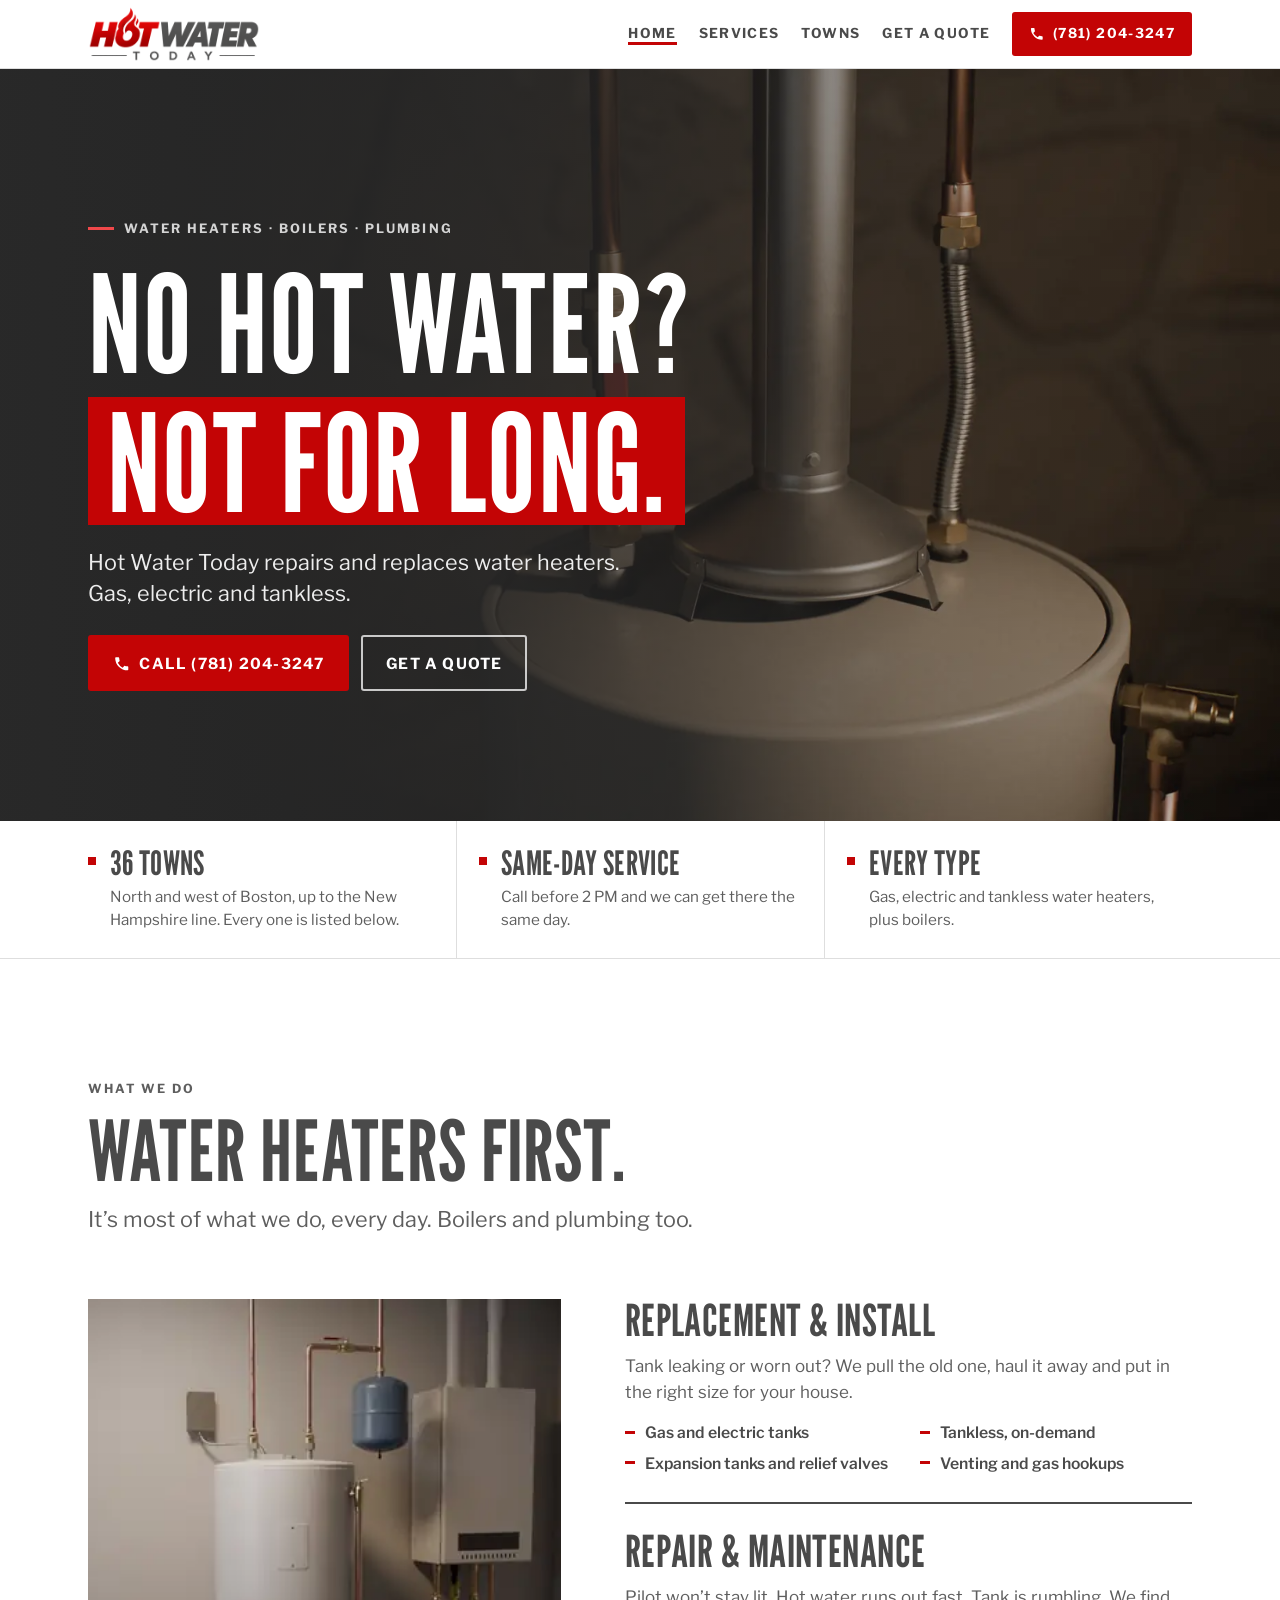
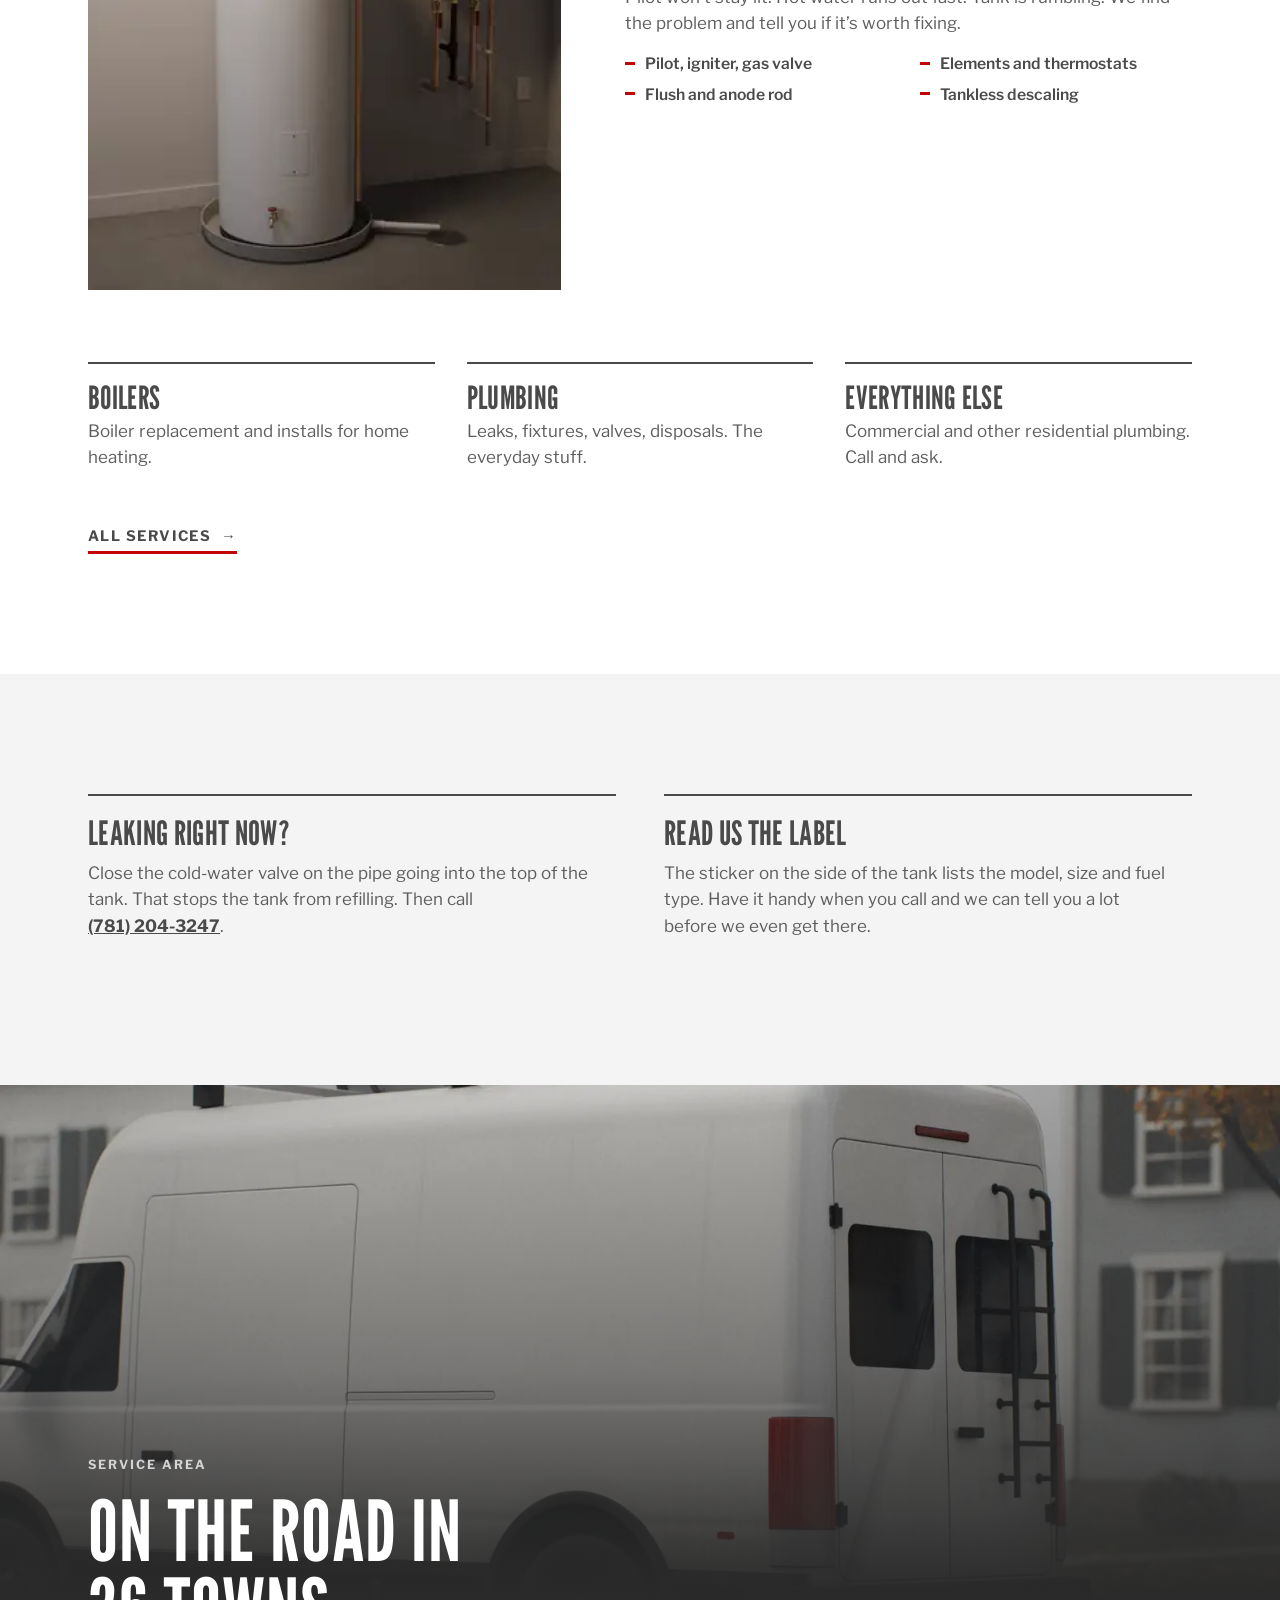
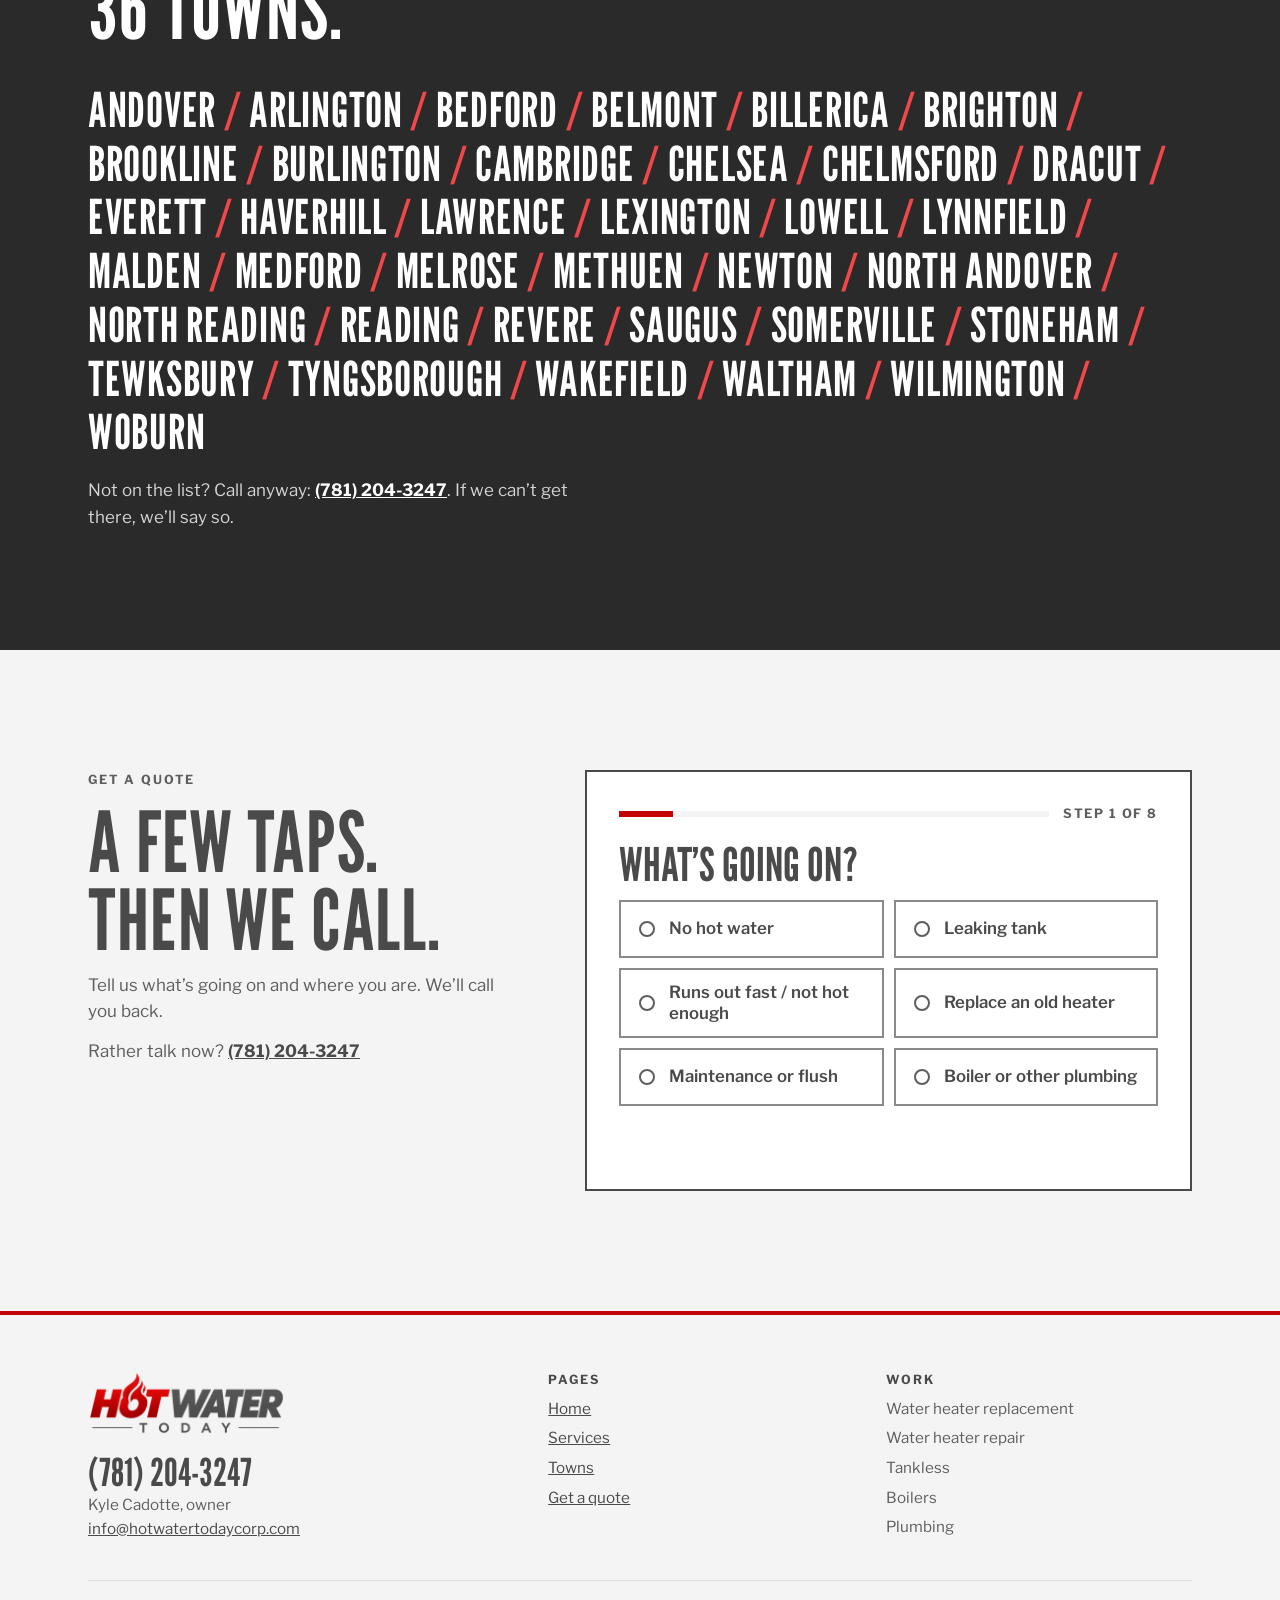
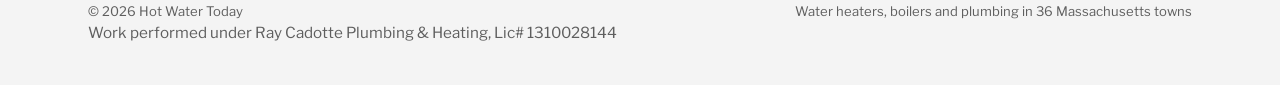
<file: index.html>
<!doctype html>
<html lang="en">
<head>
<meta charset="utf-8">
<meta name="viewport" content="width=device-width, initial-scale=1, viewport-fit=cover">
<title>Hot Water Today | Water Heater Repair & Replacement | Kyle Cadotte</title>
<meta name="description" content="Water heater repair and replacement by Kyle Cadotte. Gas, electric and tankless, plus boilers and plumbing, in 36 towns north and west of Boston. Call (781) 204-3247.">
<link rel="canonical" href="https://www.hotwatertodaycorp.com/">
<meta name="theme-color" content="#FFFFFF">
<link rel="icon" href="favicon.ico" sizes="48x48">
<link rel="icon" href="favicon-32.png" type="image/png" sizes="32x32">
<link rel="apple-touch-icon" href="apple-touch-icon.png">
<meta property="og:type" content="website">
<meta property="og:title" content="Hot Water Today | Water Heater Repair & Replacement | Kyle Cadotte">
<meta property="og:description" content="Water heater repair and replacement by Kyle Cadotte. Gas, electric and tankless, plus boilers and plumbing, in 36 towns north and west of Boston. Call (781) 204-3247.">
<meta property="og:image" content="https://www.hotwatertodaycorp.com/assets/og.jpg">
<link rel="preload" href="assets/fonts/league-gothic.woff2" as="font" type="font/woff2" crossorigin>
<link rel="preload" as="image" type="image/webp" imagesrcset="assets/img/heater-640.webp 640w, assets/img/heater-1024.webp 1024w, assets/img/heater-1600.webp 1600w, assets/img/heater-2400.webp 2400w" imagesizes="100vw">
<link rel="stylesheet" href="assets/site.css">
<script type="application/ld+json">
{"@context":"https://schema.org","@type":"Plumber","name":"Hot Water Today","founder":{"@type":"Person","name":"Kyle Cadotte"},"telephone":"+17812043247","email":"info@hotwatertodaycorp.com","url":"https://www.hotwatertodaycorp.com/","image":"https://www.hotwatertodaycorp.com/assets/og.jpg","areaServed":[{"@type":"City","name":"Andover, MA"}, {"@type":"City","name":"Arlington, MA"}, {"@type":"City","name":"Bedford, MA"}, {"@type":"City","name":"Belmont, MA"}, {"@type":"City","name":"Billerica, MA"}, {"@type":"City","name":"Brighton, MA"}, {"@type":"City","name":"Brookline, MA"}, {"@type":"City","name":"Burlington, MA"}, {"@type":"City","name":"Cambridge, MA"}, {"@type":"City","name":"Chelsea, MA"}, {"@type":"City","name":"Chelmsford, MA"}, {"@type":"City","name":"Dracut, MA"}, {"@type":"City","name":"Everett, MA"}, {"@type":"City","name":"Haverhill, MA"}, {"@type":"City","name":"Lawrence, MA"}, {"@type":"City","name":"Lexington, MA"}, {"@type":"City","name":"Lowell, MA"}, {"@type":"City","name":"Lynnfield, MA"}, {"@type":"City","name":"Malden, MA"}, {"@type":"City","name":"Medford, MA"}, {"@type":"City","name":"Melrose, MA"}, {"@type":"City","name":"Methuen, MA"}, {"@type":"City","name":"Newton, MA"}, {"@type":"City","name":"North Andover, MA"}, {"@type":"City","name":"North Reading, MA"}, {"@type":"City","name":"Reading, MA"}, {"@type":"City","name":"Revere, MA"}, {"@type":"City","name":"Saugus, MA"}, {"@type":"City","name":"Somerville, MA"}, {"@type":"City","name":"Stoneham, MA"}, {"@type":"City","name":"Tewksbury, MA"}, {"@type":"City","name":"Tyngsborough, MA"}, {"@type":"City","name":"Wakefield, MA"}, {"@type":"City","name":"Waltham, MA"}, {"@type":"City","name":"Wilmington, MA"}, {"@type":"City","name":"Woburn, MA"}]}
</script>
</head>
<body>
<a class="skip" href="#main">Skip to content</a>
<header class="site-header">
  <div class="wrap">
    <a class="brand" href="index.html" aria-label="Hot Water Today home"><img src="assets/logo.png" alt="Hot Water Today" width="800" height="260"></a>
    <nav class="nav" aria-label="Main">
      <a class="wide" href="index.html" aria-current="page">Home</a>
      <a href="services.html">Services</a>
      <a class="wide" href="#towns">Towns</a>
      <a class="wide" href="#quote">Get a quote</a>
      <a class="btn btn-red" href="tel:+17812043247"><svg viewBox="0 0 24 24" aria-hidden="true" fill="currentColor"><path d="M6.6 10.8a15.1 15.1 0 0 0 6.6 6.6l2.2-2.2c.3-.3.7-.4 1-.2 1.1.4 2.3.6 3.6.6.6 0 1 .4 1 1V20c0 .6-.4 1-1 1A17 17 0 0 1 3 4c0-.6.4-1 1-1h3.5c.6 0 1 .4 1 1 0 1.3.2 2.5.6 3.6.1.3 0 .7-.2 1l-2.3 2.2z"/></svg>(781) 204-3247</a>
    </nav>
  </div>
</header>
<main id="main">
<section class="hero" aria-labelledby="hero-h">
  <picture class="hero-img"><source type="image/webp" srcset="assets/img/heater-640.webp 640w, assets/img/heater-1024.webp 1024w, assets/img/heater-1600.webp 1600w, assets/img/heater-2400.webp 2400w" sizes="100vw"><img src="assets/img/heater-1024.jpg" srcset="assets/img/heater-640.jpg 640w, assets/img/heater-1024.jpg 1024w, assets/img/heater-1600.jpg 1600w, assets/img/heater-2400.jpg 2400w" sizes="100vw" width="2400" height="1500" alt="Copper water lines, a red-handled ball valve and a flue on top of a gas water heater against a dark stone wall" style="object-position:62% 38%" fetchpriority="high"></picture>
  <div class="wrap hero-inner">
    <p class="kicker">Water heaters · Boilers · Plumbing</p>
    <h1 id="hero-h">No hot water?<br><span class="hot">Not for long.</span></h1>
    <p class="lead">Hot Water Today repairs and replaces water heaters. Gas, electric and tankless.</p>
    <div class="hero-cta">
      <a class="btn btn-red" href="tel:+17812043247"><svg viewBox="0 0 24 24" aria-hidden="true" fill="currentColor"><path d="M6.6 10.8a15.1 15.1 0 0 0 6.6 6.6l2.2-2.2c.3-.3.7-.4 1-.2 1.1.4 2.3.6 3.6.6.6 0 1 .4 1 1V20c0 .6-.4 1-1 1A17 17 0 0 1 3 4c0-.6.4-1 1-1h3.5c.6 0 1 .4 1 1 0 1.3.2 2.5.6 3.6.1.3 0 .7-.2 1l-2.3 2.2z"/></svg>Call (781) 204-3247</a>
      <a class="btn btn-ghost" href="#quote">Get a quote</a>
    </div>
  </div>
</section>
<section class="proof" aria-label="Service area, availability and license">
  <div class="wrap proof-grid">
    <a class="proof-item" href="#towns"><strong>36 towns</strong><span>North and west of Boston, up to the New Hampshire line. Every one is listed below.</span></a>
    <div class="proof-item"><strong>Same-day service</strong><span>Call before 2 PM and we can get there the same day.</span></div>
    <div class="proof-item"><strong>Every type</strong><span>Gas, electric and tankless water heaters, plus boilers.</span></div>
  </div>
</section>

<section class="section" id="services" aria-labelledby="svc-h">
  <div class="wrap">
    <div class="section-head">
      <p class="label">What we do</p>
      <h2 id="svc-h">Water heaters first.</h2>
      <p class="lead">It’s most of what we do, every day. Boilers and plumbing too.</p>
    </div>
    <div class="svc-feature">
      <figure class="svc-photo"><picture><source type="image/webp" srcset="assets/img/utility-640.webp 640w, assets/img/utility-1024.webp 1024w, assets/img/utility-1600.webp 1600w" sizes="(min-width: 960px) 45vw, 100vw"><img src="assets/img/utility-1024.jpg" srcset="assets/img/utility-640.jpg 640w, assets/img/utility-1024.jpg 1024w, assets/img/utility-1600.jpg 1600w" sizes="(min-width: 960px) 45vw, 100vw" width="1800" height="1200" alt="A white tank water heater in a drain pan with copper piping and an expansion tank, next to a wall-hung boiler" style="object-position:62% 45%" loading="lazy" decoding="async"></picture></figure>
      <div class="svc-list">
        <article class="svc">
          <h3>Replacement &amp; install</h3>
          <p>Tank leaking or worn out? We pull the old one, haul it away and put in the right size for your house.</p>
          <ul class="ticks"><li>Gas and electric tanks</li><li>Tankless, on-demand</li><li>Expansion tanks and relief valves</li><li>Venting and gas hookups</li></ul>
        </article>
        <article class="svc">
          <h3>Repair &amp; maintenance</h3>
          <p>Pilot won’t stay lit. Hot water runs out fast. Tank is rumbling. We find the problem and tell you if it’s worth fixing.</p>
          <ul class="ticks"><li>Pilot, igniter, gas valve</li><li>Elements and thermostats</li><li>Flush and anode rod</li><li>Tankless descaling</li></ul>
        </article>
      </div>
    </div>
    <div class="svc-more">
      <div><h3>Boilers</h3><p>Boiler replacement and installs for home heating.</p></div>
      <div><h3>Plumbing</h3><p>Leaks, fixtures, valves, disposals. The everyday stuff.</p></div>
      <div><h3>Everything else</h3><p>Commercial and other residential plumbing. Call and ask.</p></div>
    </div>
    <a class="text-link" href="services.html">All services <span aria-hidden="true">&rarr;</span></a>
  </div>
</section>
<section class="section mist" aria-label="Before you call">
  <div class="wrap tips">
    <div class="tip">
      <h3>Leaking right now?</h3>
      <p>Close the cold-water valve on the pipe going into the top of the tank. That stops the tank from refilling. Then call <a href="tel:+17812043247">(781) 204-3247</a>.</p>
    </div>
    <div class="tip">
      <h3>Read us the label</h3>
      <p>The sticker on the side of the tank lists the model, size and fuel type. Have it handy when you call and we can tell you a lot before we even get there.</p>
    </div>
  </div>
</section>
<section class="towns" id="towns" aria-labelledby="towns-h">
  <div class="towns-photo"><picture><source type="image/webp" srcset="assets/img/van-640.webp 640w, assets/img/van-1024.webp 1024w, assets/img/van-1600.webp 1600w" sizes="100vw"><img src="assets/img/van-1024.jpg" srcset="assets/img/van-640.jpg 640w, assets/img/van-1024.jpg 1024w, assets/img/van-1600.jpg 1600w" sizes="100vw" width="1800" height="1200" alt="A white cargo van with a roof ladder rack parked on a wet, leaf-covered street in front of clapboard houses" style="object-position:50% 55%" loading="lazy" decoding="async"></picture></div>
  <div class="wrap towns-inner">
    <p class="label">Service area</p>
    <h2 id="towns-h">On the road in<br>36 towns.</h2>
    <ul class="town-list"><li>Andover</li><li>Arlington</li><li>Bedford</li><li>Belmont</li><li>Billerica</li><li>Brighton</li><li>Brookline</li><li>Burlington</li><li>Cambridge</li><li>Chelsea</li><li>Chelmsford</li><li>Dracut</li><li>Everett</li><li>Haverhill</li><li>Lawrence</li><li>Lexington</li><li>Lowell</li><li>Lynnfield</li><li>Malden</li><li>Medford</li><li>Melrose</li><li>Methuen</li><li>Newton</li><li>North&nbsp;Andover</li><li>North&nbsp;Reading</li><li>Reading</li><li>Revere</li><li>Saugus</li><li>Somerville</li><li>Stoneham</li><li>Tewksbury</li><li>Tyngsborough</li><li>Wakefield</li><li>Waltham</li><li>Wilmington</li><li>Woburn</li></ul>
    <p class="towns-note">Not on the list? Call anyway: <a href="tel:+17812043247">(781) 204-3247</a>. If we can’t get there, we’ll say so.</p>
  </div>
</section>
<section class="section mist" id="quote" aria-labelledby="quote-h">
  <div class="wrap quote-grid">
    <div class="quote-intro">
      <p class="label">Get a quote</p>
      <h2 id="quote-h">A few taps.<br>Then we call.</h2>
      <p>Tell us what’s going on and where you are. We’ll call you back.</p>
      <p>Rather talk now? <a href="tel:+17812043247">(781) 204-3247</a></p>
    </div>
    <form class="lead-form" id="lead-form" action="https://formsubmit.co/rcummins1025@gmail.com" method="POST">
      <input type="hidden" name="_subject" value="New Hot Water Today lead">
      <input type="hidden" name="_cc" value="info@hotwatertodaycorp.com">
      <input type="hidden" name="_template" value="table">
      <input type="hidden" name="_captcha" value="false">
      <input type="hidden" name="_next" value="https://www.hotwatertodaycorp.com/thanks.html">
      <div class="hp" aria-hidden="true"><input type="text" name="_honey" tabindex="-1" autocomplete="off"></div>
      <div class="lead-progress" aria-hidden="true"><span class="lead-bar"><span></span></span><span class="lead-count">Step 1 of 8</span></div>
      <fieldset class="step">
        <legend>What’s going on?</legend>
        <div class="opts">
          <label class="opt"><input type="radio" name="Issue" value="No hot water" required><span>No hot water</span></label>
          <label class="opt"><input type="radio" name="Issue" value="Leaking tank" required><span>Leaking tank</span></label>
          <label class="opt"><input type="radio" name="Issue" value="Runs out fast or not hot enough" required><span>Runs out fast / not hot enough</span></label>
          <label class="opt"><input type="radio" name="Issue" value="Replace an old heater" required><span>Replace an old heater</span></label>
          <label class="opt"><input type="radio" name="Issue" value="Maintenance or flush" required><span>Maintenance or flush</span></label>
          <label class="opt"><input type="radio" name="Issue" value="Boiler or other plumbing" required><span>Boiler or other plumbing</span></label>
        </div>
        <button class="btn btn-dark next" type="button" hidden>Next</button>
      </fieldset>
      <fieldset class="step" data-skip-unless-heater>
        <legend>What kind of heater?</legend>
        <div class="opts">
          <label class="opt"><input type="radio" name="Heater type" value="Gas tank"><span>Gas tank</span></label>
          <label class="opt"><input type="radio" name="Heater type" value="Electric tank"><span>Electric tank</span></label>
          <label class="opt"><input type="radio" name="Heater type" value="Tankless"><span>Tankless</span></label>
          <label class="opt"><input type="radio" name="Heater type" value="Not sure"><span>Not sure</span></label>
        </div>
        <button class="btn btn-dark next" type="button" hidden>Next</button>
      </fieldset>
      <fieldset class="step" data-skip-unless-heater>
        <legend>How is your water heater vented?</legend>
        <div class="opts">
          <label class="opt"><input type="radio" name="Water heater venting" value="Chimney vented"><span>Chimney vented</span></label>
          <label class="opt"><input type="radio" name="Water heater venting" value="Power vented"><span>Power vented</span></label>
          <label class="opt"><input type="radio" name="Water heater venting" value="Not sure"><span>Not sure</span></label>
          <label class="opt"><input type="radio" name="Water heater venting" value="Not applicable"><span>Not applicable</span></label>
        </div>
        <button class="btn btn-dark next" type="button" hidden>Next</button>
      </fieldset>
      <fieldset class="step step-location" data-skip-unless-heater>
        <legend>Where’s your water heater located?</legend>
        <div class="opts">
          <label class="opt"><input type="radio" name="Water heater location" value="Basement"><span>Basement</span></label>
          <label class="opt"><input type="radio" name="Water heater location" value="Crawlspace"><span>Crawlspace</span></label>
          <label class="opt"><input type="radio" name="Water heater location" value="First floor"><span>First floor</span></label>
          <label class="opt"><input type="radio" name="Water heater location" value="Other"><span>Other</span></label>
        </div>
        <div class="field">
          <label for="lead-location-other">If other, where is it?</label>
          <input id="lead-location-other" name="Location (other)" type="text" maxlength="80" placeholder="e.g. garage, utility closet">
        </div>
        <p class="field-err" id="location-err" aria-live="polite"></p>
        <button class="btn btn-dark next" type="button" hidden>Next</button>
      </fieldset>
      <fieldset class="step step-size">
        <legend>What size is your equipment?</legend>
        <div class="field">
          <label for="lead-size">Size <small>(optional)</small></label>
          <input id="lead-size" name="Equipment size" type="text" maxlength="60" placeholder="e.g. 40 gallons">
        </div>
        <button class="btn btn-dark next" type="button">Next</button>
      </fieldset>
      <fieldset class="step">
        <legend>How soon?</legend>
        <div class="opts">
          <label class="opt"><input type="radio" name="How soon" value="Today, it&#x27;s urgent" required><span>Today. It’s urgent</span></label>
          <label class="opt"><input type="radio" name="How soon" value="This week" required><span>This week</span></label>
          <label class="opt"><input type="radio" name="How soon" value="Just getting a quote" required><span>Just getting a quote</span></label>
        </div>
        <button class="btn btn-dark next" type="button" hidden>Next</button>
      </fieldset>
      <fieldset class="step step-town">
        <legend>Which town?</legend>
        <div class="field">
          <label for="lead-town">Your town</label>
          <select id="lead-town" name="Town" required>
            <option value="">Choose your town</option>
            <option>Andover</option>
            <option>Arlington</option>
            <option>Bedford</option>
            <option>Belmont</option>
            <option>Billerica</option>
            <option>Brighton</option>
            <option>Brookline</option>
            <option>Burlington</option>
            <option>Cambridge</option>
            <option>Chelsea</option>
            <option>Chelmsford</option>
            <option>Dracut</option>
            <option>Everett</option>
            <option>Haverhill</option>
            <option>Lawrence</option>
            <option>Lexington</option>
            <option>Lowell</option>
            <option>Lynnfield</option>
            <option>Malden</option>
            <option>Medford</option>
            <option>Melrose</option>
            <option>Methuen</option>
            <option>Newton</option>
            <option>North Andover</option>
            <option>North Reading</option>
            <option>Reading</option>
            <option>Revere</option>
            <option>Saugus</option>
            <option>Somerville</option>
            <option>Stoneham</option>
            <option>Tewksbury</option>
            <option>Tyngsborough</option>
            <option>Wakefield</option>
            <option>Waltham</option>
            <option>Wilmington</option>
            <option>Woburn</option>
            <option value="Other">Somewhere else</option>
          </select>
        </div>
        <div class="field">
          <label for="lead-town-other">Not on the list? Type your town</label>
          <input id="lead-town-other" name="Other town" type="text" autocomplete="address-level2">
        </div>
        <p class="field-err" id="town-err" aria-live="polite"></p>
        <button class="btn btn-dark next" type="button">Next</button>
      </fieldset>
      <fieldset class="step">
        <legend>Who should we call?</legend>
        <div class="field">
          <label for="lead-name">Name</label>
          <input id="lead-name" name="Name" type="text" autocomplete="name" required>
        </div>
        <div class="field">
          <label for="lead-phone">Phone</label>
          <input id="lead-phone" name="Phone" type="tel" autocomplete="tel" inputmode="tel" required>
        </div>
        <div class="field">
          <label for="lead-note">Anything else? <small>(optional)</small></label>
          <textarea id="lead-note" name="Note" placeholder="Age of the heater, where it is, what you’re seeing"></textarea>
        </div>
        <p class="field-err" id="lead-err" aria-live="polite"></p>
        <div class="lead-actions">
          <button class="btn btn-red" type="submit">Send request</button>
        </div>
        <p class="lead-status" role="status" aria-live="polite"></p>
        <p class="lead-note">Leaking right now? Don’t wait on the form. Call <a href="tel:+17812043247">(781) 204-3247</a>.</p>
      </fieldset>
      <button class="back" type="button" hidden>&larr; Back</button>
    </form>
  </div>
</section>
</main>
<footer class="site-footer">
  <div class="wrap">
    <div class="cols">
      <div>
        <img src="assets/logo.png" alt="Hot Water Today" width="800" height="260" loading="lazy">
        <a class="foot-phone" href="tel:+17812043247">(781) 204-3247</a>
        <p>Kyle Cadotte, owner<br><a href="mailto:info@hotwatertodaycorp.com">info@hotwatertodaycorp.com</a></p>
      </div>
      <div>
        <h2>Pages</h2>
        <ul><li><a href="index.html">Home</a></li><li><a href="services.html">Services</a></li><li><a href="index.html#towns">Towns</a></li><li><a href="index.html#quote">Get a quote</a></li></ul>
      </div>
      <div>
        <h2>Work</h2>
        <ul><li>Water heater replacement</li><li>Water heater repair</li><li>Tankless</li><li>Boilers</li><li>Plumbing</li></ul>
      </div>
    </div>
    <div class="legal"><span>&copy; <span class="yr">2026</span> Hot Water Today</span><span>Water heaters, boilers and plumbing in 36 Massachusetts towns</span></div>
    <p class="lic">Work performed under Ray Cadotte Plumbing &amp; Heating, Lic# 1310028144</p>
  </div>
</footer>
<nav class="call-bar" aria-label="Call or get a quote">
  <a class="call" href="tel:+17812043247"><svg viewBox="0 0 24 24" aria-hidden="true" fill="currentColor"><path d="M6.6 10.8a15.1 15.1 0 0 0 6.6 6.6l2.2-2.2c.3-.3.7-.4 1-.2 1.1.4 2.3.6 3.6.6.6 0 1 .4 1 1V20c0 .6-.4 1-1 1A17 17 0 0 1 3 4c0-.6.4-1 1-1h3.5c.6 0 1 .4 1 1 0 1.3.2 2.5.6 3.6.1.3 0 .7-.2 1l-2.3 2.2z"/></svg>(781) 204-3247</a>
  <a class="quote" href="#quote">Quote</a>
</nav>
<script src="assets/site.js" defer></script>
<script>document.querySelectorAll('.yr').forEach(function(e){e.textContent=new Date().getFullYear()});</script>
</body>
</html>
</file>
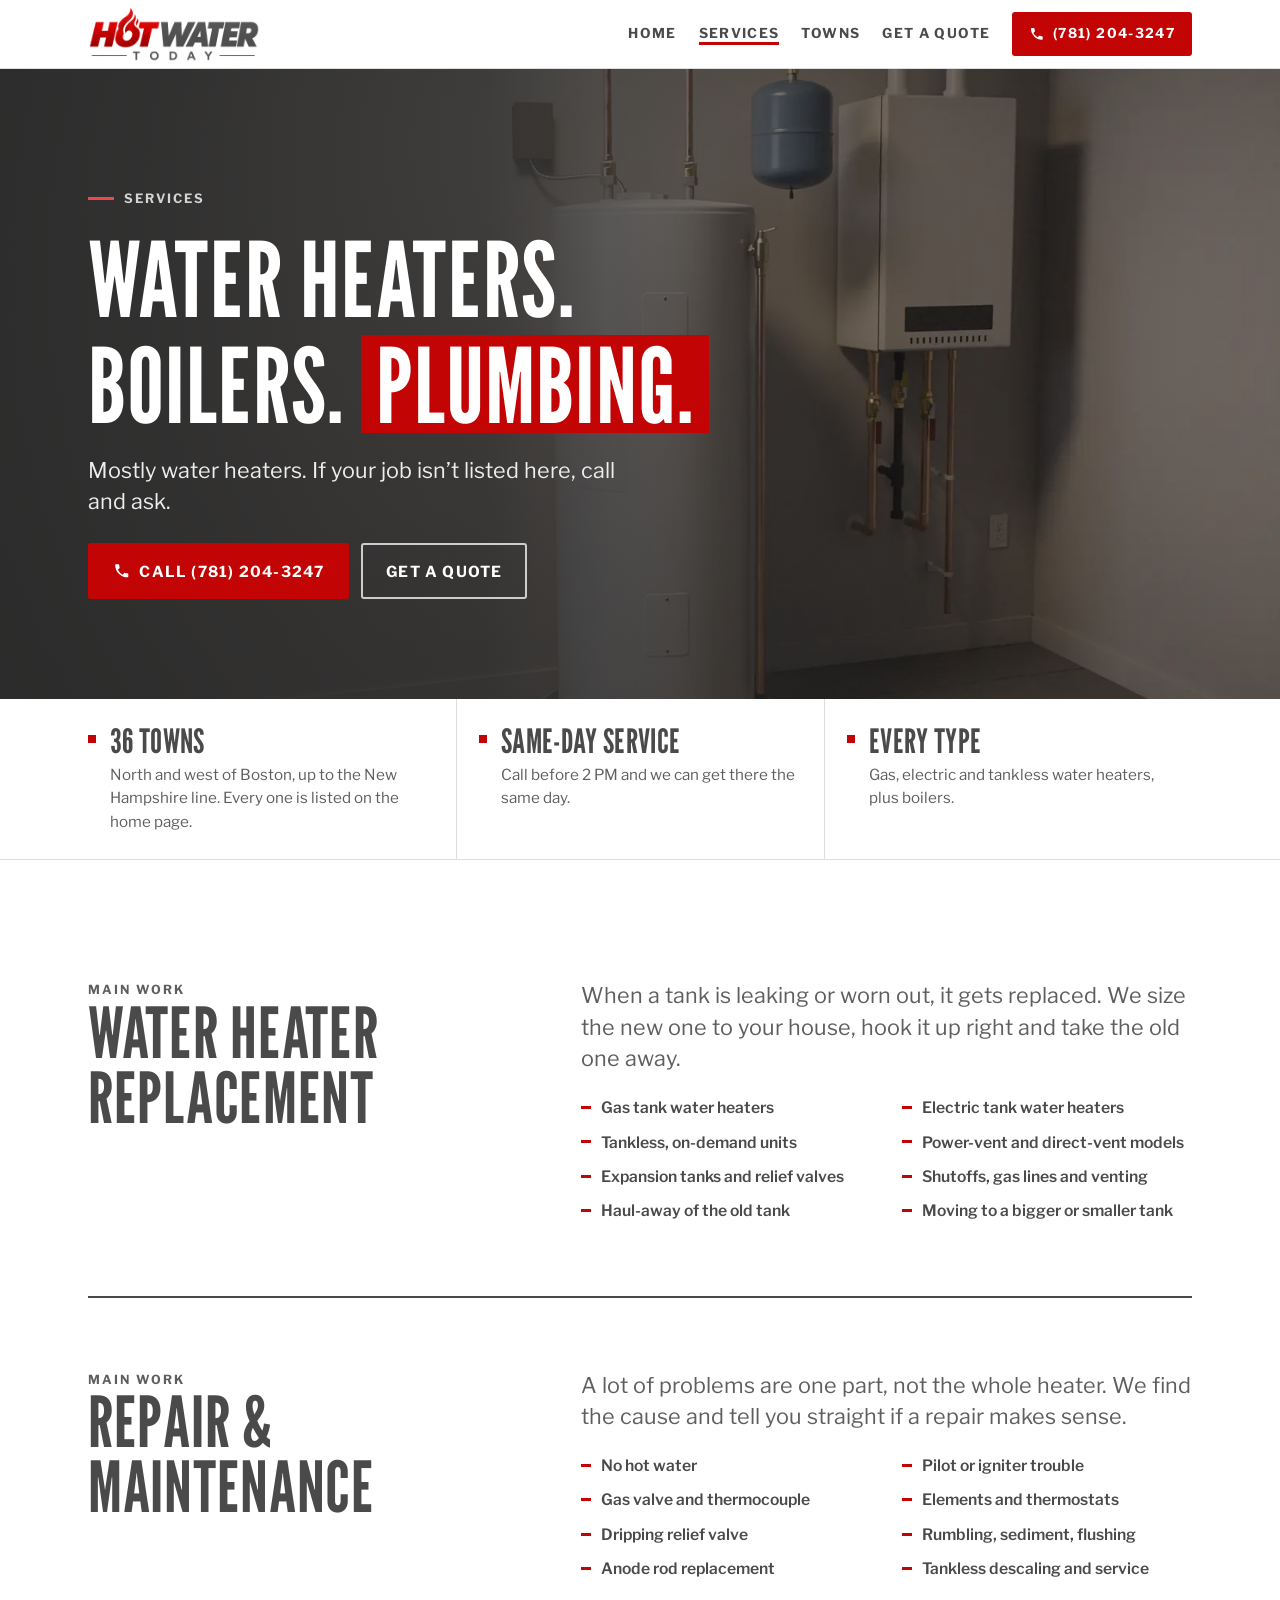
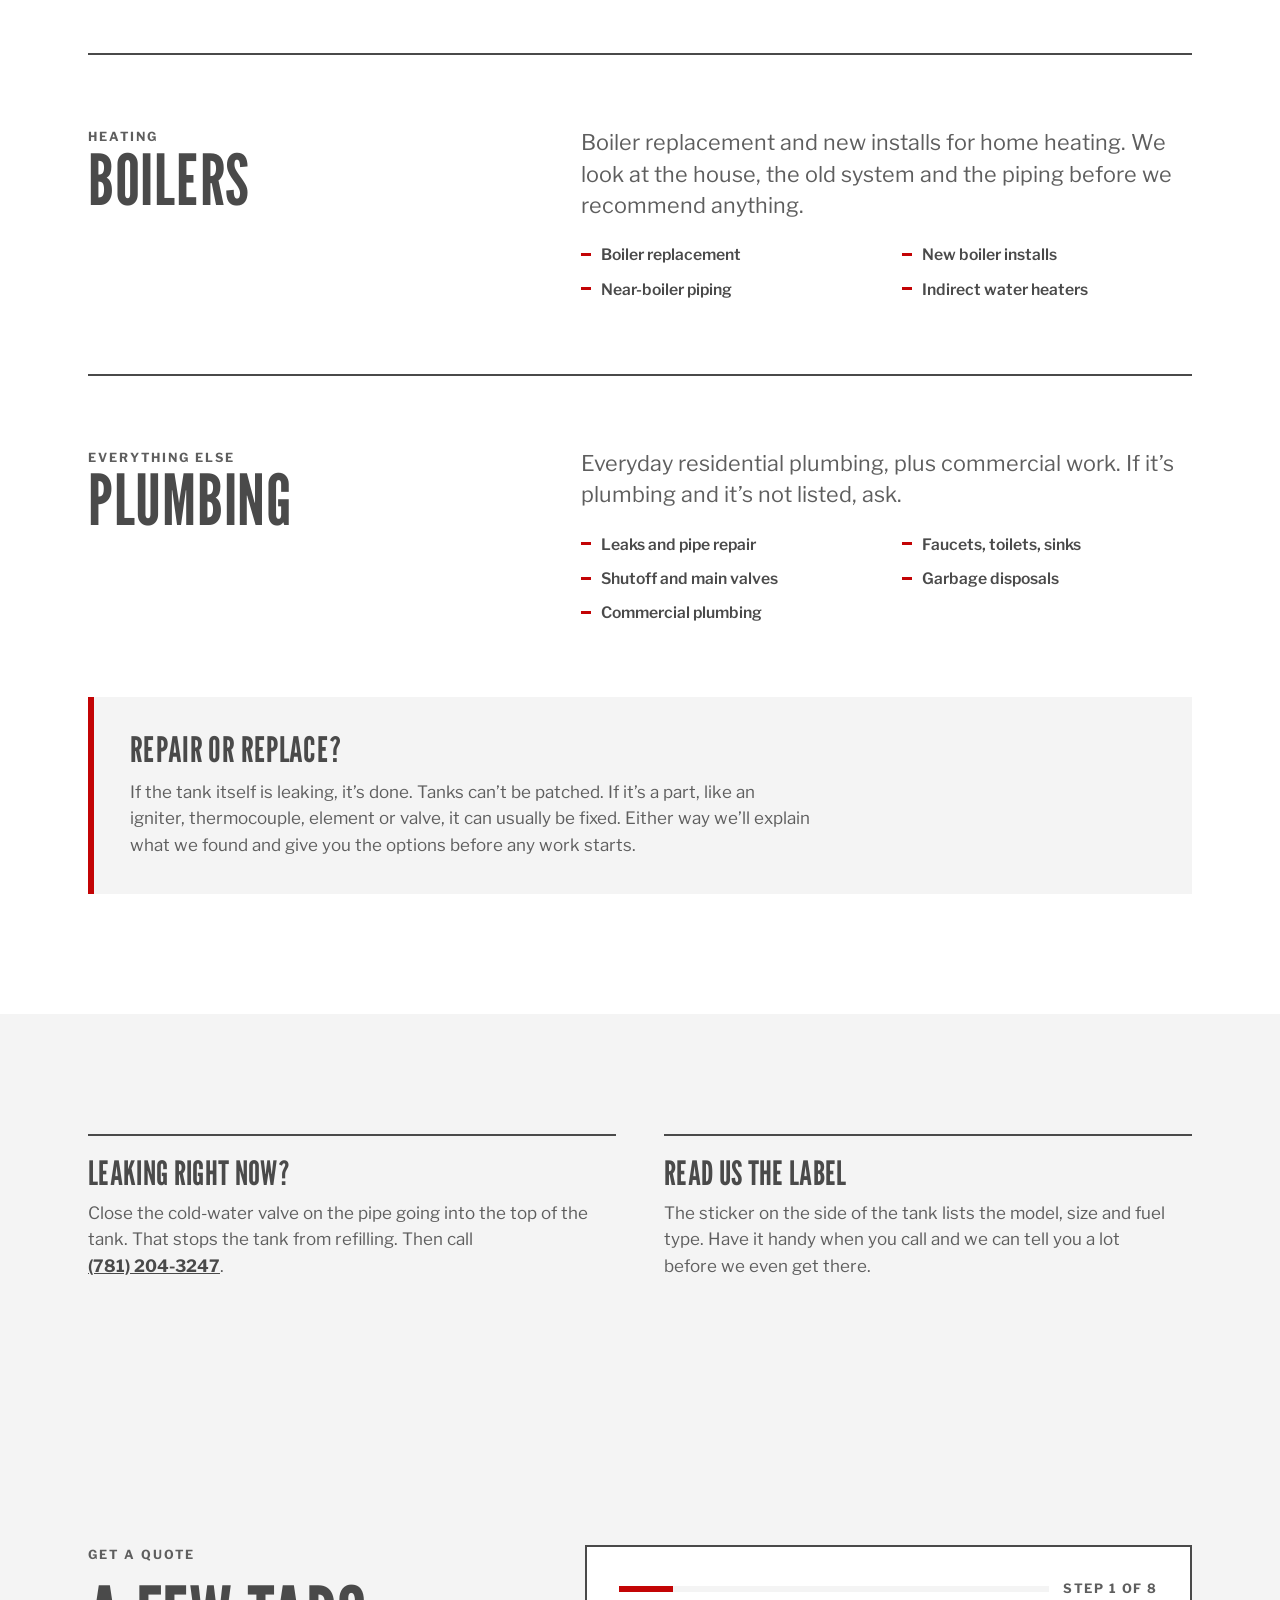
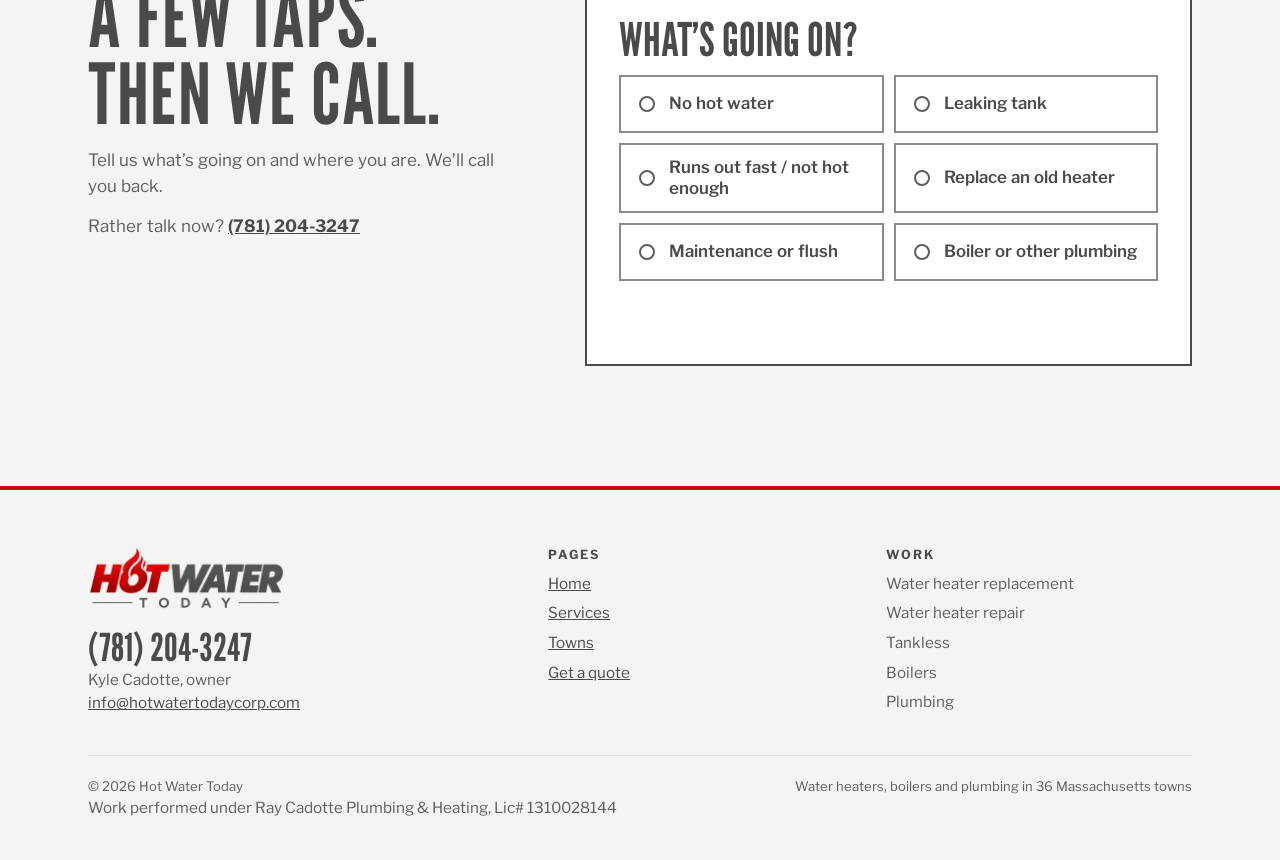
<file: services.html>
<!doctype html>
<html lang="en">
<head>
<meta charset="utf-8">
<meta name="viewport" content="width=device-width, initial-scale=1, viewport-fit=cover">
<title>Services | Hot Water Today | Water Heaters, Boilers & Plumbing</title>
<meta name="description" content="Water heater replacement and repair (gas, electric, tankless), boiler installs and residential and commercial plumbing in 36 Massachusetts towns. Call (781) 204-3247.">
<link rel="canonical" href="https://www.hotwatertodaycorp.com/services.html">
<meta name="theme-color" content="#FFFFFF">
<link rel="icon" href="favicon.ico" sizes="48x48">
<link rel="icon" href="favicon-32.png" type="image/png" sizes="32x32">
<link rel="apple-touch-icon" href="apple-touch-icon.png">
<meta property="og:type" content="website">
<meta property="og:title" content="Services | Hot Water Today | Water Heaters, Boilers & Plumbing">
<meta property="og:description" content="Water heater replacement and repair (gas, electric, tankless), boiler installs and residential and commercial plumbing in 36 Massachusetts towns. Call (781) 204-3247.">
<meta property="og:image" content="https://www.hotwatertodaycorp.com/assets/og.jpg">
<link rel="preload" href="assets/fonts/league-gothic.woff2" as="font" type="font/woff2" crossorigin>
<link rel="preload" as="image" type="image/webp" imagesrcset="assets/img/utility-640.webp 640w, assets/img/utility-1024.webp 1024w, assets/img/utility-1600.webp 1600w" imagesizes="100vw">
<link rel="stylesheet" href="assets/site.css">
<script type="application/ld+json">
{"@context":"https://schema.org","@type":"Plumber","name":"Hot Water Today","founder":{"@type":"Person","name":"Kyle Cadotte"},"telephone":"+17812043247","email":"info@hotwatertodaycorp.com","url":"https://www.hotwatertodaycorp.com/","image":"https://www.hotwatertodaycorp.com/assets/og.jpg","areaServed":[{"@type":"City","name":"Andover, MA"}, {"@type":"City","name":"Arlington, MA"}, {"@type":"City","name":"Bedford, MA"}, {"@type":"City","name":"Belmont, MA"}, {"@type":"City","name":"Billerica, MA"}, {"@type":"City","name":"Brighton, MA"}, {"@type":"City","name":"Brookline, MA"}, {"@type":"City","name":"Burlington, MA"}, {"@type":"City","name":"Cambridge, MA"}, {"@type":"City","name":"Chelsea, MA"}, {"@type":"City","name":"Chelmsford, MA"}, {"@type":"City","name":"Dracut, MA"}, {"@type":"City","name":"Everett, MA"}, {"@type":"City","name":"Haverhill, MA"}, {"@type":"City","name":"Lawrence, MA"}, {"@type":"City","name":"Lexington, MA"}, {"@type":"City","name":"Lowell, MA"}, {"@type":"City","name":"Lynnfield, MA"}, {"@type":"City","name":"Malden, MA"}, {"@type":"City","name":"Medford, MA"}, {"@type":"City","name":"Melrose, MA"}, {"@type":"City","name":"Methuen, MA"}, {"@type":"City","name":"Newton, MA"}, {"@type":"City","name":"North Andover, MA"}, {"@type":"City","name":"North Reading, MA"}, {"@type":"City","name":"Reading, MA"}, {"@type":"City","name":"Revere, MA"}, {"@type":"City","name":"Saugus, MA"}, {"@type":"City","name":"Somerville, MA"}, {"@type":"City","name":"Stoneham, MA"}, {"@type":"City","name":"Tewksbury, MA"}, {"@type":"City","name":"Tyngsborough, MA"}, {"@type":"City","name":"Wakefield, MA"}, {"@type":"City","name":"Waltham, MA"}, {"@type":"City","name":"Wilmington, MA"}, {"@type":"City","name":"Woburn, MA"}]}
</script>
</head>
<body>
<a class="skip" href="#main">Skip to content</a>
<header class="site-header">
  <div class="wrap">
    <a class="brand" href="index.html" aria-label="Hot Water Today home"><img src="assets/logo.png" alt="Hot Water Today" width="800" height="260"></a>
    <nav class="nav" aria-label="Main">
      <a class="wide" href="index.html">Home</a>
      <a href="services.html" aria-current="page">Services</a>
      <a class="wide" href="index.html#towns">Towns</a>
      <a class="wide" href="index.html#quote">Get a quote</a>
      <a class="btn btn-red" href="tel:+17812043247"><svg viewBox="0 0 24 24" aria-hidden="true" fill="currentColor"><path d="M6.6 10.8a15.1 15.1 0 0 0 6.6 6.6l2.2-2.2c.3-.3.7-.4 1-.2 1.1.4 2.3.6 3.6.6.6 0 1 .4 1 1V20c0 .6-.4 1-1 1A17 17 0 0 1 3 4c0-.6.4-1 1-1h3.5c.6 0 1 .4 1 1 0 1.3.2 2.5.6 3.6.1.3 0 .7-.2 1l-2.3 2.2z"/></svg>(781) 204-3247</a>
    </nav>
  </div>
</header>
<main id="main">
<section class="hero compact" aria-labelledby="hero-h">
  <picture class="hero-img"><source type="image/webp" srcset="assets/img/utility-640.webp 640w, assets/img/utility-1024.webp 1024w, assets/img/utility-1600.webp 1600w" sizes="100vw"><img src="assets/img/utility-1024.jpg" srcset="assets/img/utility-640.jpg 640w, assets/img/utility-1024.jpg 1024w, assets/img/utility-1600.jpg 1600w" sizes="100vw" width="1800" height="1200" alt="A white tank water heater in a drain pan with copper piping and an expansion tank, next to a wall-hung boiler" style="object-position:62% 45%" fetchpriority="high"></picture>
  <div class="wrap hero-inner">
    <p class="kicker">Services</p>
    <h1 id="hero-h">Water heaters.<br>Boilers. <span class="hot">Plumbing.</span></h1>
    <p class="lead">Mostly water heaters. If your job isn’t listed here, call and ask.</p>
    <div class="hero-cta">
      <a class="btn btn-red" href="tel:+17812043247"><svg viewBox="0 0 24 24" aria-hidden="true" fill="currentColor"><path d="M6.6 10.8a15.1 15.1 0 0 0 6.6 6.6l2.2-2.2c.3-.3.7-.4 1-.2 1.1.4 2.3.6 3.6.6.6 0 1 .4 1 1V20c0 .6-.4 1-1 1A17 17 0 0 1 3 4c0-.6.4-1 1-1h3.5c.6 0 1 .4 1 1 0 1.3.2 2.5.6 3.6.1.3 0 .7-.2 1l-2.3 2.2z"/></svg>Call (781) 204-3247</a>
      <a class="btn btn-ghost" href="#quote">Get a quote</a>
    </div>
  </div>
</section>
<section class="proof" aria-label="Service area, availability and license">
  <div class="wrap proof-grid">
    <a class="proof-item" href="index.html#towns"><strong>36 towns</strong><span>North and west of Boston, up to the New Hampshire line. Every one is listed on the home page.</span></a>
    <div class="proof-item"><strong>Same-day service</strong><span>Call before 2 PM and we can get there the same day.</span></div>
    <div class="proof-item"><strong>Every type</strong><span>Gas, electric and tankless water heaters, plus boilers.</span></div>
  </div>
</section>

<section class="section">
  <div class="wrap">
    <article class="svc-detail" id="replacement">
      <div><p class="label">Main work</p><h2>Water heater replacement</h2></div>
      <div class="svc-body">
        <p class="lead">When a tank is leaking or worn out, it gets replaced. We size the new one to your house, hook it up right and take the old one away.</p>
        <ul class="ticks"><li>Gas tank water heaters</li><li>Electric tank water heaters</li><li>Tankless, on-demand units</li><li>Power-vent and direct-vent models</li><li>Expansion tanks and relief valves</li><li>Shutoffs, gas lines and venting</li><li>Haul-away of the old tank</li><li>Moving to a bigger or smaller tank</li></ul>
      </div>
    </article>

    <article class="svc-detail" id="repair">
      <div><p class="label">Main work</p><h2>Repair &amp; maintenance</h2></div>
      <div class="svc-body">
        <p class="lead">A lot of problems are one part, not the whole heater. We find the cause and tell you straight if a repair makes sense.</p>
        <ul class="ticks"><li>No hot water</li><li>Pilot or igniter trouble</li><li>Gas valve and thermocouple</li><li>Elements and thermostats</li><li>Dripping relief valve</li><li>Rumbling, sediment, flushing</li><li>Anode rod replacement</li><li>Tankless descaling and service</li></ul>
      </div>
    </article>

    <article class="svc-detail" id="boilers">
      <div><p class="label">Heating</p><h2>Boilers</h2></div>
      <div class="svc-body">
        <p class="lead">Boiler replacement and new installs for home heating. We look at the house, the old system and the piping before we recommend anything.</p>
        <ul class="ticks"><li>Boiler replacement</li><li>New boiler installs</li><li>Near-boiler piping</li><li>Indirect water heaters</li></ul>
      </div>
    </article>

    <article class="svc-detail" id="plumbing">
      <div><p class="label">Everything else</p><h2>Plumbing</h2></div>
      <div class="svc-body">
        <p class="lead">Everyday residential plumbing, plus commercial work. If it’s plumbing and it’s not listed, ask.</p>
        <ul class="ticks"><li>Leaks and pipe repair</li><li>Faucets, toilets, sinks</li><li>Shutoff and main valves</li><li>Garbage disposals</li><li>Commercial plumbing</li></ul>
      </div>
    </article>

    <div class="callout">
      <h3>Repair or replace?</h3>
      <p>If the tank itself is leaking, it’s done. Tanks can’t be patched. If it’s a part, like an igniter, thermocouple, element or valve, it can usually be fixed. Either way we’ll explain what we found and give you the options before any work starts.</p>
    </div>
  </div>
</section>
<section class="section mist" aria-label="Before you call">
  <div class="wrap tips">
    <div class="tip">
      <h3>Leaking right now?</h3>
      <p>Close the cold-water valve on the pipe going into the top of the tank. That stops the tank from refilling. Then call <a href="tel:+17812043247">(781) 204-3247</a>.</p>
    </div>
    <div class="tip">
      <h3>Read us the label</h3>
      <p>The sticker on the side of the tank lists the model, size and fuel type. Have it handy when you call and we can tell you a lot before we even get there.</p>
    </div>
  </div>
</section>
<section class="section mist" id="quote" aria-labelledby="quote-h">
  <div class="wrap quote-grid">
    <div class="quote-intro">
      <p class="label">Get a quote</p>
      <h2 id="quote-h">A few taps.<br>Then we call.</h2>
      <p>Tell us what’s going on and where you are. We’ll call you back.</p>
      <p>Rather talk now? <a href="tel:+17812043247">(781) 204-3247</a></p>
    </div>
    <form class="lead-form" id="lead-form" action="https://formsubmit.co/rcummins1025@gmail.com" method="POST">
      <input type="hidden" name="_subject" value="New Hot Water Today lead">
      <input type="hidden" name="_cc" value="info@hotwatertodaycorp.com">
      <input type="hidden" name="_template" value="table">
      <input type="hidden" name="_captcha" value="false">
      <input type="hidden" name="_next" value="https://www.hotwatertodaycorp.com/thanks.html">
      <div class="hp" aria-hidden="true"><input type="text" name="_honey" tabindex="-1" autocomplete="off"></div>
      <div class="lead-progress" aria-hidden="true"><span class="lead-bar"><span></span></span><span class="lead-count">Step 1 of 8</span></div>
      <fieldset class="step">
        <legend>What’s going on?</legend>
        <div class="opts">
          <label class="opt"><input type="radio" name="Issue" value="No hot water" required><span>No hot water</span></label>
          <label class="opt"><input type="radio" name="Issue" value="Leaking tank" required><span>Leaking tank</span></label>
          <label class="opt"><input type="radio" name="Issue" value="Runs out fast or not hot enough" required><span>Runs out fast / not hot enough</span></label>
          <label class="opt"><input type="radio" name="Issue" value="Replace an old heater" required><span>Replace an old heater</span></label>
          <label class="opt"><input type="radio" name="Issue" value="Maintenance or flush" required><span>Maintenance or flush</span></label>
          <label class="opt"><input type="radio" name="Issue" value="Boiler or other plumbing" required><span>Boiler or other plumbing</span></label>
        </div>
        <button class="btn btn-dark next" type="button" hidden>Next</button>
      </fieldset>
      <fieldset class="step" data-skip-unless-heater>
        <legend>What kind of heater?</legend>
        <div class="opts">
          <label class="opt"><input type="radio" name="Heater type" value="Gas tank"><span>Gas tank</span></label>
          <label class="opt"><input type="radio" name="Heater type" value="Electric tank"><span>Electric tank</span></label>
          <label class="opt"><input type="radio" name="Heater type" value="Tankless"><span>Tankless</span></label>
          <label class="opt"><input type="radio" name="Heater type" value="Not sure"><span>Not sure</span></label>
        </div>
        <button class="btn btn-dark next" type="button" hidden>Next</button>
      </fieldset>
      <fieldset class="step" data-skip-unless-heater>
        <legend>How is your water heater vented?</legend>
        <div class="opts">
          <label class="opt"><input type="radio" name="Water heater venting" value="Chimney vented"><span>Chimney vented</span></label>
          <label class="opt"><input type="radio" name="Water heater venting" value="Power vented"><span>Power vented</span></label>
          <label class="opt"><input type="radio" name="Water heater venting" value="Not sure"><span>Not sure</span></label>
          <label class="opt"><input type="radio" name="Water heater venting" value="Not applicable"><span>Not applicable</span></label>
        </div>
        <button class="btn btn-dark next" type="button" hidden>Next</button>
      </fieldset>
      <fieldset class="step step-location" data-skip-unless-heater>
        <legend>Where’s your water heater located?</legend>
        <div class="opts">
          <label class="opt"><input type="radio" name="Water heater location" value="Basement"><span>Basement</span></label>
          <label class="opt"><input type="radio" name="Water heater location" value="Crawlspace"><span>Crawlspace</span></label>
          <label class="opt"><input type="radio" name="Water heater location" value="First floor"><span>First floor</span></label>
          <label class="opt"><input type="radio" name="Water heater location" value="Other"><span>Other</span></label>
        </div>
        <div class="field">
          <label for="lead-location-other">If other, where is it?</label>
          <input id="lead-location-other" name="Location (other)" type="text" maxlength="80" placeholder="e.g. garage, utility closet">
        </div>
        <p class="field-err" id="location-err" aria-live="polite"></p>
        <button class="btn btn-dark next" type="button" hidden>Next</button>
      </fieldset>
      <fieldset class="step step-size">
        <legend>What size is your equipment?</legend>
        <div class="field">
          <label for="lead-size">Size <small>(optional)</small></label>
          <input id="lead-size" name="Equipment size" type="text" maxlength="60" placeholder="e.g. 40 gallons">
        </div>
        <button class="btn btn-dark next" type="button">Next</button>
      </fieldset>
      <fieldset class="step">
        <legend>How soon?</legend>
        <div class="opts">
          <label class="opt"><input type="radio" name="How soon" value="Today, it&#x27;s urgent" required><span>Today. It’s urgent</span></label>
          <label class="opt"><input type="radio" name="How soon" value="This week" required><span>This week</span></label>
          <label class="opt"><input type="radio" name="How soon" value="Just getting a quote" required><span>Just getting a quote</span></label>
        </div>
        <button class="btn btn-dark next" type="button" hidden>Next</button>
      </fieldset>
      <fieldset class="step step-town">
        <legend>Which town?</legend>
        <div class="field">
          <label for="lead-town">Your town</label>
          <select id="lead-town" name="Town" required>
            <option value="">Choose your town</option>
            <option>Andover</option>
            <option>Arlington</option>
            <option>Bedford</option>
            <option>Belmont</option>
            <option>Billerica</option>
            <option>Brighton</option>
            <option>Brookline</option>
            <option>Burlington</option>
            <option>Cambridge</option>
            <option>Chelsea</option>
            <option>Chelmsford</option>
            <option>Dracut</option>
            <option>Everett</option>
            <option>Haverhill</option>
            <option>Lawrence</option>
            <option>Lexington</option>
            <option>Lowell</option>
            <option>Lynnfield</option>
            <option>Malden</option>
            <option>Medford</option>
            <option>Melrose</option>
            <option>Methuen</option>
            <option>Newton</option>
            <option>North Andover</option>
            <option>North Reading</option>
            <option>Reading</option>
            <option>Revere</option>
            <option>Saugus</option>
            <option>Somerville</option>
            <option>Stoneham</option>
            <option>Tewksbury</option>
            <option>Tyngsborough</option>
            <option>Wakefield</option>
            <option>Waltham</option>
            <option>Wilmington</option>
            <option>Woburn</option>
            <option value="Other">Somewhere else</option>
          </select>
        </div>
        <div class="field">
          <label for="lead-town-other">Not on the list? Type your town</label>
          <input id="lead-town-other" name="Other town" type="text" autocomplete="address-level2">
        </div>
        <p class="field-err" id="town-err" aria-live="polite"></p>
        <button class="btn btn-dark next" type="button">Next</button>
      </fieldset>
      <fieldset class="step">
        <legend>Who should we call?</legend>
        <div class="field">
          <label for="lead-name">Name</label>
          <input id="lead-name" name="Name" type="text" autocomplete="name" required>
        </div>
        <div class="field">
          <label for="lead-phone">Phone</label>
          <input id="lead-phone" name="Phone" type="tel" autocomplete="tel" inputmode="tel" required>
        </div>
        <div class="field">
          <label for="lead-note">Anything else? <small>(optional)</small></label>
          <textarea id="lead-note" name="Note" placeholder="Age of the heater, where it is, what you’re seeing"></textarea>
        </div>
        <p class="field-err" id="lead-err" aria-live="polite"></p>
        <div class="lead-actions">
          <button class="btn btn-red" type="submit">Send request</button>
        </div>
        <p class="lead-status" role="status" aria-live="polite"></p>
        <p class="lead-note">Leaking right now? Don’t wait on the form. Call <a href="tel:+17812043247">(781) 204-3247</a>.</p>
      </fieldset>
      <button class="back" type="button" hidden>&larr; Back</button>
    </form>
  </div>
</section>
</main>
<footer class="site-footer">
  <div class="wrap">
    <div class="cols">
      <div>
        <img src="assets/logo.png" alt="Hot Water Today" width="800" height="260" loading="lazy">
        <a class="foot-phone" href="tel:+17812043247">(781) 204-3247</a>
        <p>Kyle Cadotte, owner<br><a href="mailto:info@hotwatertodaycorp.com">info@hotwatertodaycorp.com</a></p>
      </div>
      <div>
        <h2>Pages</h2>
        <ul><li><a href="index.html">Home</a></li><li><a href="services.html">Services</a></li><li><a href="index.html#towns">Towns</a></li><li><a href="index.html#quote">Get a quote</a></li></ul>
      </div>
      <div>
        <h2>Work</h2>
        <ul><li>Water heater replacement</li><li>Water heater repair</li><li>Tankless</li><li>Boilers</li><li>Plumbing</li></ul>
      </div>
    </div>
    <div class="legal"><span>&copy; <span class="yr">2026</span> Hot Water Today</span><span>Water heaters, boilers and plumbing in 36 Massachusetts towns</span></div>
    <p class="lic">Work performed under Ray Cadotte Plumbing &amp; Heating, Lic# 1310028144</p>
  </div>
</footer>
<nav class="call-bar" aria-label="Call or get a quote">
  <a class="call" href="tel:+17812043247"><svg viewBox="0 0 24 24" aria-hidden="true" fill="currentColor"><path d="M6.6 10.8a15.1 15.1 0 0 0 6.6 6.6l2.2-2.2c.3-.3.7-.4 1-.2 1.1.4 2.3.6 3.6.6.6 0 1 .4 1 1V20c0 .6-.4 1-1 1A17 17 0 0 1 3 4c0-.6.4-1 1-1h3.5c.6 0 1 .4 1 1 0 1.3.2 2.5.6 3.6.1.3 0 .7-.2 1l-2.3 2.2z"/></svg>(781) 204-3247</a>
  <a class="quote" href="#quote">Quote</a>
</nav>
<script src="assets/site.js" defer></script>
<script>document.querySelectorAll('.yr').forEach(function(e){e.textContent=new Date().getFullYear()});</script>
</body>
</html>
</file>
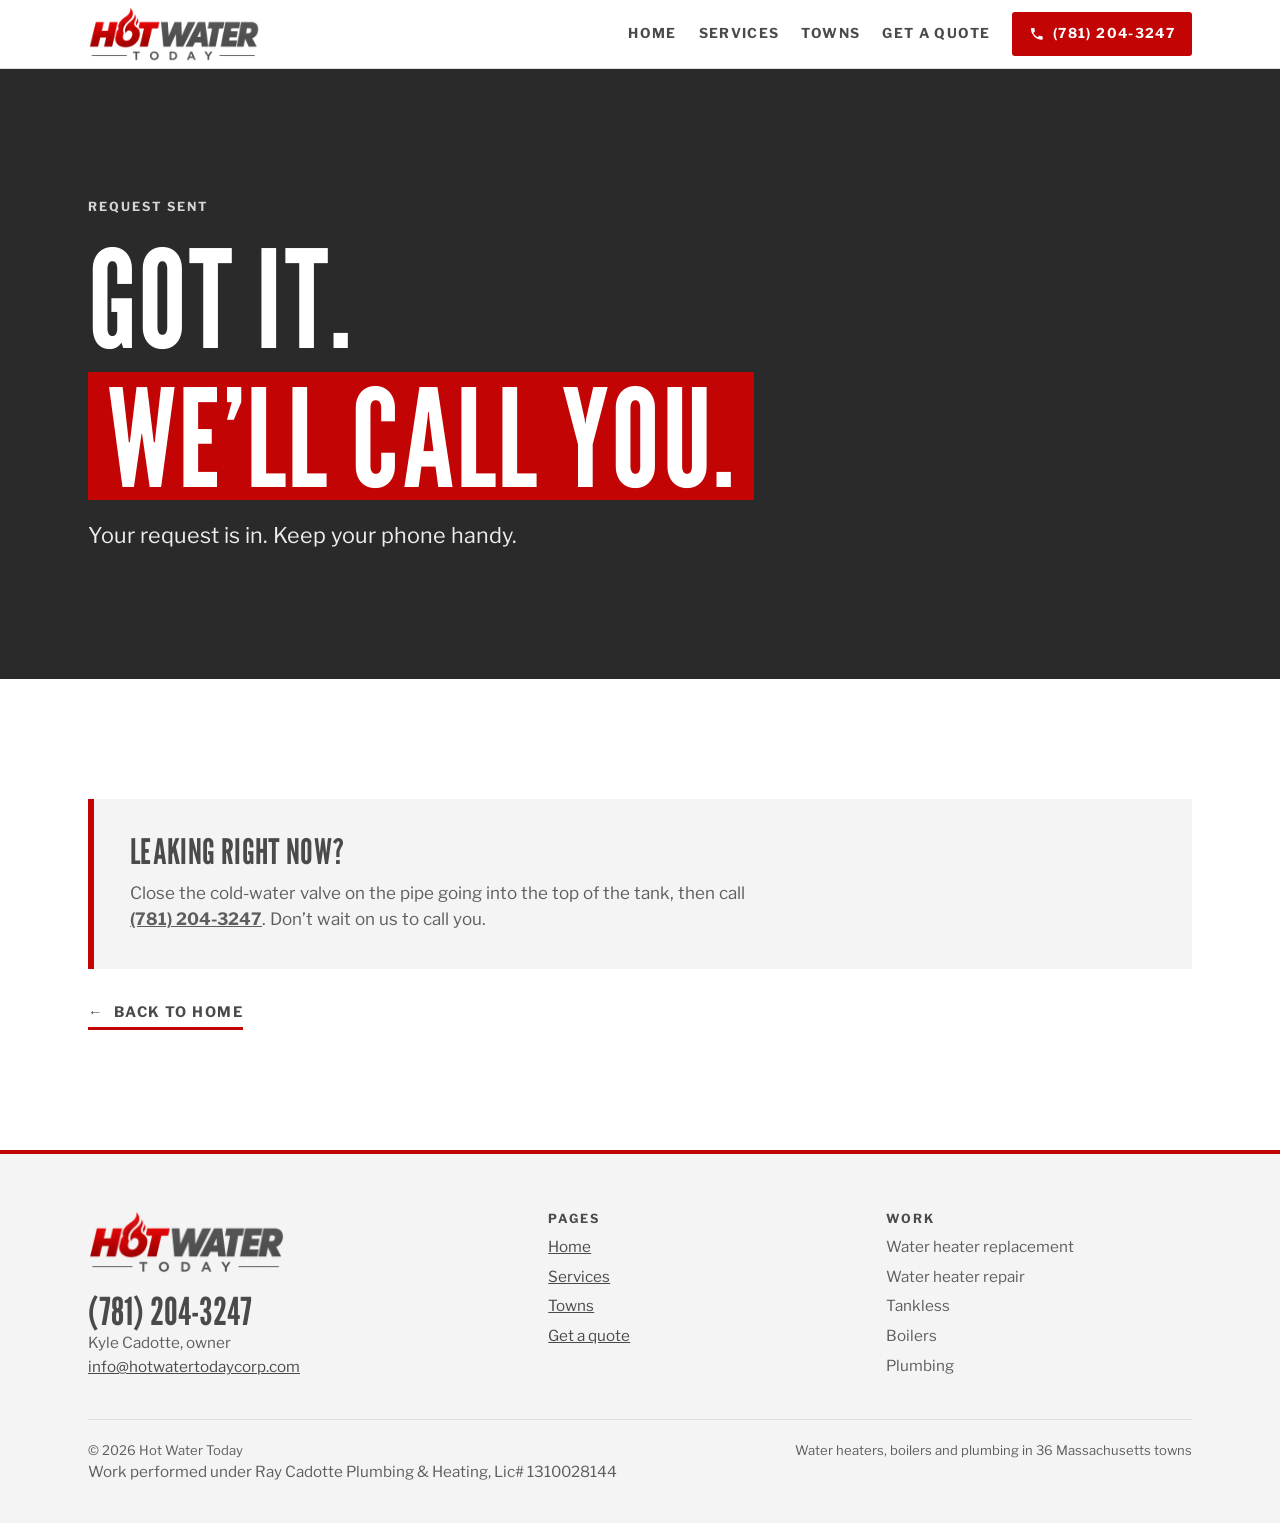
<file: thanks.html>
<!doctype html>
<html lang="en">
<head>
<meta charset="utf-8">
<meta name="viewport" content="width=device-width, initial-scale=1, viewport-fit=cover">
<title>Request sent | Hot Water Today</title>
<meta name="description" content="Thanks for contacting Hot Water Today.">
<meta name="robots" content="noindex">
<link rel="canonical" href="https://www.hotwatertodaycorp.com/thanks.html">
<meta name="theme-color" content="#FFFFFF">
<link rel="icon" href="favicon.ico" sizes="48x48">
<link rel="icon" href="favicon-32.png" type="image/png" sizes="32x32">
<link rel="apple-touch-icon" href="apple-touch-icon.png">
<meta property="og:type" content="website">
<meta property="og:title" content="Request sent | Hot Water Today">
<meta property="og:description" content="Thanks for contacting Hot Water Today.">
<meta property="og:image" content="https://www.hotwatertodaycorp.com/assets/og.jpg">
<link rel="preload" href="assets/fonts/league-gothic.woff2" as="font" type="font/woff2" crossorigin>
<link rel="stylesheet" href="assets/site.css">
<script type="application/ld+json">
{"@context":"https://schema.org","@type":"Plumber","name":"Hot Water Today","founder":{"@type":"Person","name":"Kyle Cadotte"},"telephone":"+17812043247","email":"info@hotwatertodaycorp.com","url":"https://www.hotwatertodaycorp.com/","image":"https://www.hotwatertodaycorp.com/assets/og.jpg","areaServed":[{"@type":"City","name":"Andover, MA"}, {"@type":"City","name":"Arlington, MA"}, {"@type":"City","name":"Bedford, MA"}, {"@type":"City","name":"Belmont, MA"}, {"@type":"City","name":"Billerica, MA"}, {"@type":"City","name":"Brighton, MA"}, {"@type":"City","name":"Brookline, MA"}, {"@type":"City","name":"Burlington, MA"}, {"@type":"City","name":"Cambridge, MA"}, {"@type":"City","name":"Chelsea, MA"}, {"@type":"City","name":"Chelmsford, MA"}, {"@type":"City","name":"Dracut, MA"}, {"@type":"City","name":"Everett, MA"}, {"@type":"City","name":"Haverhill, MA"}, {"@type":"City","name":"Lawrence, MA"}, {"@type":"City","name":"Lexington, MA"}, {"@type":"City","name":"Lowell, MA"}, {"@type":"City","name":"Lynnfield, MA"}, {"@type":"City","name":"Malden, MA"}, {"@type":"City","name":"Medford, MA"}, {"@type":"City","name":"Melrose, MA"}, {"@type":"City","name":"Methuen, MA"}, {"@type":"City","name":"Newton, MA"}, {"@type":"City","name":"North Andover, MA"}, {"@type":"City","name":"North Reading, MA"}, {"@type":"City","name":"Reading, MA"}, {"@type":"City","name":"Revere, MA"}, {"@type":"City","name":"Saugus, MA"}, {"@type":"City","name":"Somerville, MA"}, {"@type":"City","name":"Stoneham, MA"}, {"@type":"City","name":"Tewksbury, MA"}, {"@type":"City","name":"Tyngsborough, MA"}, {"@type":"City","name":"Wakefield, MA"}, {"@type":"City","name":"Waltham, MA"}, {"@type":"City","name":"Wilmington, MA"}, {"@type":"City","name":"Woburn, MA"}]}
</script>
</head>
<body>
<a class="skip" href="#main">Skip to content</a>
<header class="site-header">
  <div class="wrap">
    <a class="brand" href="index.html" aria-label="Hot Water Today home"><img src="assets/logo.png" alt="Hot Water Today" width="800" height="260"></a>
    <nav class="nav" aria-label="Main">
      <a class="wide" href="index.html">Home</a>
      <a href="services.html">Services</a>
      <a class="wide" href="index.html#towns">Towns</a>
      <a class="wide" href="index.html#quote">Get a quote</a>
      <a class="btn btn-red" href="tel:+17812043247"><svg viewBox="0 0 24 24" aria-hidden="true" fill="currentColor"><path d="M6.6 10.8a15.1 15.1 0 0 0 6.6 6.6l2.2-2.2c.3-.3.7-.4 1-.2 1.1.4 2.3.6 3.6.6.6 0 1 .4 1 1V20c0 .6-.4 1-1 1A17 17 0 0 1 3 4c0-.6.4-1 1-1h3.5c.6 0 1 .4 1 1 0 1.3.2 2.5.6 3.6.1.3 0 .7-.2 1l-2.3 2.2z"/></svg>(781) 204-3247</a>
    </nav>
  </div>
</header>
<main id="main">
<section class="thanks-band">
  <div class="wrap thanks">
    <p class="label">Request sent</p>
    <h1>Got it.<br><span class="hot">We’ll call you.</span></h1>
    <p class="lead">Your request is in. Keep your phone handy.</p>
  </div>
</section>
<section class="section">
  <div class="wrap">
    <div class="callout">
      <h2>Leaking right now?</h2>
      <p>Close the cold-water valve on the pipe going into the top of the tank, then call <a href="tel:+17812043247">(781) 204-3247</a>. Don’t wait on us to call you.</p>
    </div>
    <p><a class="text-link" href="index.html"><span aria-hidden="true">&larr;</span> Back to home</a></p>
  </div>
</section>
</main>
<footer class="site-footer">
  <div class="wrap">
    <div class="cols">
      <div>
        <img src="assets/logo.png" alt="Hot Water Today" width="800" height="260" loading="lazy">
        <a class="foot-phone" href="tel:+17812043247">(781) 204-3247</a>
        <p>Kyle Cadotte, owner<br><a href="mailto:info@hotwatertodaycorp.com">info@hotwatertodaycorp.com</a></p>
      </div>
      <div>
        <h2>Pages</h2>
        <ul><li><a href="index.html">Home</a></li><li><a href="services.html">Services</a></li><li><a href="index.html#towns">Towns</a></li><li><a href="index.html#quote">Get a quote</a></li></ul>
      </div>
      <div>
        <h2>Work</h2>
        <ul><li>Water heater replacement</li><li>Water heater repair</li><li>Tankless</li><li>Boilers</li><li>Plumbing</li></ul>
      </div>
    </div>
    <div class="legal"><span>&copy; <span class="yr">2026</span> Hot Water Today</span><span>Water heaters, boilers and plumbing in 36 Massachusetts towns</span></div>
    <p class="lic">Work performed under Ray Cadotte Plumbing &amp; Heating, Lic# 1310028144</p>
  </div>
</footer>
<nav class="call-bar" aria-label="Call or get a quote">
  <a class="call" href="tel:+17812043247"><svg viewBox="0 0 24 24" aria-hidden="true" fill="currentColor"><path d="M6.6 10.8a15.1 15.1 0 0 0 6.6 6.6l2.2-2.2c.3-.3.7-.4 1-.2 1.1.4 2.3.6 3.6.6.6 0 1 .4 1 1V20c0 .6-.4 1-1 1A17 17 0 0 1 3 4c0-.6.4-1 1-1h3.5c.6 0 1 .4 1 1 0 1.3.2 2.5.6 3.6.1.3 0 .7-.2 1l-2.3 2.2z"/></svg>(781) 204-3247</a>
  <a class="quote" href="index.html#quote">Quote</a>
</nav>
<script src="assets/site.js" defer></script>
<script>document.querySelectorAll('.yr').forEach(function(e){e.textContent=new Date().getFullYear()});</script>
</body>
</html>
</file>
<file: assets/site.css>
/* Layout: van-door signage. Condensed caps, hard-cropped photo panels,
   white and charcoal throughout, logo red for heat and for the things you tap. */
@font-face {
  font-family: "League Gothic";
  src: url("fonts/league-gothic.woff2") format("woff2");
  font-weight: 400;
  font-display: swap;
}
@font-face {
  font-family: "Libre Franklin";
  src: url("fonts/libre-franklin.woff2") format("woff2");
  font-weight: 100 900;
  font-display: swap;
}

:root {
  /* Colors come from the logo: red sampled from "HOT", charcoal from "WATER". */
  --red: #C30405;
  --red-2: #A00304;
  --red-on-dark: #F0484A;
  --charcoal: #4A4A4A;
  --charcoal-2: #333333;
  --dark: #2A2A2A;
  --dark-line: rgba(255, 255, 255, 0.16);
  --paper: #FFFFFF;
  --mist: #F4F4F4;
  --line: #DEDEDE;
  --field-line: #8A8A8A;
  --ink: #4A4A4A;
  --muted: #5E5E5E;
  --on-dark: #D4D4D4;
  --display: "League Gothic", "Oswald", "Arial Narrow", "Roboto Condensed", Impact, sans-serif;
  --body: "Libre Franklin", "Franklin Gothic Book", "Helvetica Neue", Arial, sans-serif;
  --gutter: clamp(16px, 5vw, 48px);
  --max: 1200px;
  --bar-h: 64px;
  color-scheme: light;
}

*, *::before, *::after { box-sizing: border-box; }
[hidden] { display: none !important; }
html { -webkit-text-size-adjust: 100%; scroll-behavior: smooth; scroll-padding-top: 80px; scroll-padding-bottom: calc(var(--bar-h) + env(safe-area-inset-bottom, 0px) + 16px); }
@media (prefers-reduced-motion: reduce) { html { scroll-behavior: auto; } *, *::before, *::after { transition: none !important; } }
body {
  margin: 0;
  background: var(--paper);
  color: var(--ink);
  font-family: var(--body);
  font-size: 1.0625rem;
  line-height: 1.55;
  padding-bottom: calc(var(--bar-h) + env(safe-area-inset-bottom, 0px));
}
img { max-width: 100%; display: block; }
a { color: inherit; }
p { margin: 0; }
h1, h2, h3 { margin: 0; font-weight: 400; text-wrap: balance; }
:focus-visible { outline: 3px solid var(--charcoal); outline-offset: 3px; }
.hero :focus-visible, .towns :focus-visible, .call-bar :focus-visible, .thanks-band :focus-visible { outline-color: #fff; }
a[href^="tel:"] { white-space: nowrap; }

.wrap { width: 100%; max-width: var(--max); margin-inline: auto; padding-inline: var(--gutter); }
.skip { position: absolute; left: -9999px; }
.skip:focus { left: 16px; top: 12px; z-index: 100; background: var(--red); color: #fff; padding: 10px 14px; font-weight: 700; }

/* Type */
.display, h1, h2 { font-family: var(--display); text-transform: uppercase; letter-spacing: 0.01em; line-height: 0.92; }
h1 { font-size: clamp(3.6rem, 17vw, 8.5rem); }
h2 { font-size: clamp(2.8rem, 11vw, 5.25rem); }
h3 { font-family: var(--display); text-transform: uppercase; font-size: clamp(2rem, 7vw, 2.75rem); line-height: 0.95; letter-spacing: 0.01em; }
.label { font-size: 0.78rem; font-weight: 700; letter-spacing: 0.16em; text-transform: uppercase; color: var(--muted); }
.lead { font-size: clamp(1.15rem, 3.6vw, 1.35rem); line-height: 1.45; max-width: 32em; }
.hot { color: var(--red); }
/* On dark panels red text is too dim, so the hot words sit on a red block. */
.hero .hot, .thanks-band .hot { color: #fff; background: var(--red); padding: 0.02em 0.14em 0; display: inline-block; margin-top: 0.08em; -webkit-box-decoration-break: clone; box-decoration-break: clone; }

/* Buttons */
.btn {
  display: inline-flex; align-items: center; justify-content: center; gap: 0.6em;
  min-height: 56px; padding: 0 1.5em; border: 2px solid transparent; border-radius: 3px;
  font: 700 0.95rem/1 var(--body); letter-spacing: 0.08em; text-transform: uppercase;
  text-decoration: none; cursor: pointer; transition: background-color .15s, border-color .15s, color .15s;
}
.btn svg { width: 1.15em; height: 1.15em; flex: none; }
.btn-red { background: var(--red); color: #fff; }
.btn-red:hover { background: var(--red-2); }
.btn-ghost { border-color: rgba(255, 255, 255, 0.75); color: #fff; }
.btn-ghost:hover { background: rgba(255, 255, 255, 0.1); }
.btn-dark { background: var(--charcoal); color: #fff; }
.btn-dark:hover { background: var(--charcoal-2); }

/* Header */
.site-header {
  position: sticky; top: 0; z-index: 40;
  background: var(--paper); border-bottom: 1px solid var(--line);
}
.site-header .wrap { display: flex; align-items: center; justify-content: space-between; gap: 16px; min-height: 68px; }
.brand { display: block; flex: none; }
.brand img { height: 46px; width: auto; }
.nav { display: flex; align-items: center; gap: 22px; }
.nav a { text-decoration: none; font-weight: 700; font-size: 0.85rem; letter-spacing: 0.1em; text-transform: uppercase; }
.nav a:hover { color: var(--muted); }
.nav a[aria-current="page"] { box-shadow: inset 0 -3px 0 var(--red); }
.nav .wide { display: none; }
.nav .btn { min-height: 44px; padding: 0 1.1em; display: none; }

/* Hero */
.hero { position: relative; background: var(--dark); color: #fff; overflow: hidden; isolation: isolate; }
.hero-img, .hero-img img { position: absolute; inset: 0; width: 100%; height: 100%; }
.hero-img { z-index: -2; }
.hero-img img { object-fit: cover; }
.hero::before {
  content: ""; position: absolute; inset: 0; z-index: -1;
  background: linear-gradient(180deg, rgba(42, 42, 42, 0.35) 0%, rgba(42, 42, 42, 0.78) 42%, rgba(42, 42, 42, 0.97) 70%, var(--dark) 100%);
}
.hero-inner { padding-block: clamp(190px, 52vw, 300px) 44px; display: grid; gap: 22px; }
.hero .kicker { font-size: 0.8rem; font-weight: 700; letter-spacing: 0.16em; text-transform: uppercase; color: var(--on-dark); display: flex; align-items: center; gap: 10px; }
.hero .kicker::before { content: ""; width: 26px; height: 3px; background: var(--red-on-dark); }
.hero h1 { max-width: 9em; }
.hero .lead { color: #EDEDED; max-width: 26em; }
.hero-cta { display: flex; flex-wrap: wrap; gap: 12px; margin-top: 4px; }
.hero-cta .btn { flex: 1 1 220px; }
.hero-sub { font-size: 0.9rem; color: var(--on-dark); }
.hero.compact .hero-inner { padding-block: clamp(150px, 40vw, 220px) 40px; }
.hero.compact h1 { font-size: clamp(3rem, 13vw, 6.5rem); max-width: 11em; }

/* Proof strip */
.proof { border-bottom: 1px solid var(--line); }
.proof-grid { display: grid; grid-template-columns: 1fr; }
.proof-item { display: grid; align-content: start; gap: 4px; padding-block: 20px; border-top: 1px solid var(--line); text-decoration: none; position: relative; padding-left: 22px; }
.proof-item:first-child { border-top: 0; }
.proof-item::before { content: ""; position: absolute; left: 0; top: 28px; width: 8px; height: 8px; background: var(--red); }
.proof-item strong { font-family: var(--display); font-weight: 400; text-transform: uppercase; font-size: 2.1rem; line-height: 1; letter-spacing: 0.01em; }
.proof-item span { color: var(--muted); font-size: 0.95rem; max-width: 24em; }
a.proof-item:hover strong { text-decoration: underline; text-decoration-thickness: 3px; text-underline-offset: 4px; text-decoration-color: var(--red); }

/* Sections */
.section { padding-block: clamp(64px, 12vw, 120px); }
.section-head { display: grid; gap: 14px; margin-bottom: clamp(36px, 7vw, 64px); }
.section-head .lead { color: var(--muted); }
.mist { background: var(--mist); }

/* Services (home) */
.svc-feature { display: grid; gap: 36px; }
.svc-photo { margin: 0; position: relative; overflow: hidden; background: var(--charcoal); aspect-ratio: 4 / 3; }
.svc-photo img { width: 100%; height: 100%; object-fit: cover; }
.svc-photo figcaption { position: absolute; left: 0; bottom: 0; background: var(--charcoal); color: #fff; font-size: 0.75rem; font-weight: 700; letter-spacing: 0.14em; text-transform: uppercase; padding: 8px 12px; }
.svc-list { display: grid; }
.svc { display: grid; gap: 12px; padding-block: 26px; border-top: 2px solid var(--charcoal); }
.svc:first-child { padding-top: 0; border-top: 0; }
.svc p { color: var(--muted); max-width: 34em; }
.ticks { list-style: none; margin: 4px 0 0; padding: 0; display: grid; gap: 6px 24px; }
.ticks li { position: relative; padding-left: 20px; font-weight: 600; font-size: 0.98rem; }
.ticks li::before { content: ""; position: absolute; left: 0; top: 0.62em; width: 10px; height: 3px; background: var(--red); }
.svc-more { display: grid; gap: 0; margin-top: clamp(40px, 8vw, 72px); border-top: 1px solid var(--line); }
.svc-more > div { display: grid; gap: 6px; padding-block: 22px; border-bottom: 1px solid var(--line); }
.svc-more h3 { font-size: 2rem; }
.svc-more p { color: var(--muted); }
.text-link { display: inline-flex; align-items: center; gap: 10px; margin-top: 32px; font-weight: 700; letter-spacing: 0.1em; text-transform: uppercase; font-size: 0.9rem; text-decoration: none; border-bottom: 3px solid var(--red); padding-bottom: 4px; }
.text-link:hover { border-color: var(--charcoal); }

/* Tips */
.tips { display: grid; gap: 0; }
.tip { padding-block: 26px; border-top: 1px solid var(--line); display: grid; gap: 10px; }
.tip:first-child { border-top: 0; padding-top: 0; }
.tip h3 { font-size: 2.1rem; }
.tip p { color: var(--muted); max-width: 30em; }
.tip a { font-weight: 700; color: var(--ink); white-space: nowrap; }

/* Towns */
.towns { background: var(--dark); color: #fff; }
.towns-photo { position: relative; height: clamp(260px, 62vw, 520px); overflow: hidden; }
.towns-photo img { width: 100%; height: 100%; object-fit: cover; }
.towns-photo::after { content: ""; position: absolute; inset: 0; background: linear-gradient(180deg, rgba(42, 42, 42, 0.1) 0%, rgba(42, 42, 42, 0.45) 55%, var(--dark) 100%); }
.towns-inner { position: relative; margin-top: clamp(-120px, -14vw, -64px); padding-bottom: clamp(64px, 12vw, 120px); display: grid; gap: 18px; }
.towns .label { color: var(--on-dark); }
.town-list { list-style: none; margin: 18px 0 0; padding: 0; font-family: var(--display); text-transform: uppercase; font-size: clamp(1.7rem, 7.4vw, 3rem); line-height: 1.12; letter-spacing: 0.015em; }
.town-list li { display: inline; }
.town-list li:not(:last-child)::after { content: "\00a0/ "; content: "\00a0/ " / ""; color: var(--red-on-dark); }
.towns-note { color: var(--on-dark); max-width: 30em; }
.towns-note a { color: #fff; font-weight: 700; white-space: nowrap; }

/* Quote form */
.quote-grid { display: grid; gap: 32px; }
.quote-intro { display: grid; gap: 14px; align-content: start; }
.quote-intro p { color: var(--muted); }
.quote-intro a { font-weight: 700; color: var(--ink); white-space: nowrap; }
.lead-form { background: var(--paper); border: 2px solid var(--charcoal); padding: clamp(18px, 5vw, 32px); display: grid; gap: 18px; }
.lead-progress { display: flex; align-items: center; gap: 14px; font-size: 0.8rem; font-weight: 700; letter-spacing: 0.12em; text-transform: uppercase; color: var(--muted); }
.lead-bar { flex: 1; height: 6px; background: var(--mist); position: relative; }
.lead-bar span { position: absolute; inset: 0 auto 0 0; width: 20%; background: var(--red); transition: width .25s ease; }
.lead-progress { display: none; }
.lead-form.js .lead-progress { display: flex; }
.step { border: 0; margin: 0; padding: 0; min-width: 0; display: grid; gap: 14px; }
.step + .step { margin-top: 18px; }
.lead-form.js .step + .step { margin-top: 0; }
.step legend { font-family: var(--display); text-transform: uppercase; font-size: clamp(2.1rem, 8vw, 2.9rem); line-height: 0.95; padding: 0; margin-bottom: 14px; outline: none; }
.opts { display: grid; gap: 10px; }
.opt { position: relative; display: grid; cursor: pointer; }
.opt input { position: absolute; opacity: 0; width: 1px; height: 1px; }
.opt span {
  display: flex; align-items: center; min-height: 58px; padding: 12px 18px 12px 48px;
  border: 2px solid var(--field-line); background: var(--paper); font-weight: 600; font-size: 1.05rem; line-height: 1.25;
  position: relative; transition: border-color .12s, background-color .12s, color .12s;
}
.opt span::before { content: ""; position: absolute; left: 18px; top: 50%; width: 16px; height: 16px; margin-top: -8px; border: 2px solid var(--muted); border-radius: 50%; }
.opt:hover span { border-color: var(--charcoal); }
.opt input:focus-visible + span { outline: 3px solid var(--charcoal); outline-offset: 2px; }
.opt input:checked + span { background: var(--red); border-color: var(--red); color: #fff; }
.opt input:checked + span::before { border-color: #fff; background: #fff; box-shadow: inset 0 0 0 3px var(--red); }
.field { display: grid; gap: 6px; }
.field label { font-weight: 700; font-size: 0.85rem; letter-spacing: 0.08em; text-transform: uppercase; }
.field label small { font-weight: 500; letter-spacing: 0; text-transform: none; color: var(--muted); font-size: 0.85rem; }
.field input, .field select, .field textarea {
  width: 100%; min-height: 56px; padding: 12px 14px; border: 2px solid var(--field-line); border-radius: 0; background: var(--paper);
  font: 500 1.05rem/1.3 var(--body); color: var(--ink); appearance: none;
}
.field select { background-image: linear-gradient(45deg, transparent 50%, var(--charcoal) 50%), linear-gradient(135deg, var(--charcoal) 50%, transparent 50%); background-position: calc(100% - 22px) 50%, calc(100% - 16px) 50%; background-size: 6px 6px; background-repeat: no-repeat; padding-right: 44px; }
.field textarea { min-height: 96px; resize: vertical; }
.field input:focus, .field select:focus, .field textarea:focus { border-color: var(--charcoal); outline: none; box-shadow: 0 0 0 3px rgba(195, 4, 5, 0.3); }
.field [aria-invalid="true"] { border-color: #B42318; }
.lead-actions { display: flex; flex-wrap: wrap; gap: 12px; align-items: center; justify-content: space-between; }
.lead-actions .btn-red { flex: 1 1 200px; }
.back { background: none; border: 0; padding: 10px 0; font: 700 0.85rem/1 var(--body); letter-spacing: 0.12em; text-transform: uppercase; color: var(--muted); cursor: pointer; }
.back:hover { color: var(--ink); }
.lead-form .next { justify-self: start; }
.lead-status { font-weight: 600; }
.field-err { color: #B42318; font-weight: 600; font-size: 0.95rem; }
.field-err:empty { display: none; }
.lead-status, .field-err { scroll-margin-bottom: calc(var(--bar-h) + 24px); }
.lead-status:empty { display: none; }
.lead-status.err { color: #B42318; }
.lead-status a { color: inherit; }
.hp { position: absolute; left: -9999px; width: 1px; height: 1px; overflow: hidden; }
.lead-note { font-size: 0.85rem; color: var(--muted); }
.lead-form.js .step[hidden] { display: none; }

/* Services page */
.svc-detail { display: grid; gap: 28px; padding-block: clamp(40px, 8vw, 72px); border-top: 2px solid var(--charcoal); }
.svc-detail:first-of-type { border-top: 0; padding-top: 0; }
.svc-detail .lead { color: var(--muted); }
.svc-detail .ticks { gap: 10px 32px; }
.svc-detail h2 { font-size: clamp(2.6rem, 10vw, 4.4rem); }
.callout { background: var(--mist); padding: clamp(22px, 5vw, 36px); display: grid; gap: 12px; border-left: 6px solid var(--red); }
.callout h2, .callout h3 { font-size: 2.2rem; }
.callout a { font-weight: 700; }
.callout p { color: var(--muted); max-width: 40em; }

/* Thanks */
.thanks-band { background: var(--dark); color: #fff; }
.thanks { padding-block: clamp(64px, 14vw, 128px); display: grid; gap: 20px; }
.thanks .label { color: var(--on-dark); }
.thanks .lead { color: #EDEDED; }

/* Footer */
/* Light footer so the full-color logo reads. */
.site-footer { background: var(--mist); color: var(--muted); border-top: 4px solid var(--red); padding-block: 56px 40px; font-size: 0.95rem; }
.site-footer .cols { display: grid; gap: 32px; }
.site-footer img { height: 64px; width: auto; }
.site-footer a { color: var(--ink); }
.site-footer h2 { margin: 0 0 8px; color: var(--ink); font: 700 0.78rem/1.4 var(--body); letter-spacing: 0.16em; text-transform: uppercase; }
.site-footer ul { list-style: none; margin: 0; padding: 0; display: grid; gap: 6px; }
.foot-phone { font-family: var(--display); font-size: 2.4rem; line-height: 1; color: var(--ink); text-decoration: none; display: inline-block; margin-top: 18px; }
.legal { border-top: 1px solid var(--line); margin-top: 40px; padding-top: 20px; font-size: 0.82rem; display: flex; flex-wrap: wrap; gap: 8px 24px; justify-content: space-between; }

/* Sticky mobile call bar */
.call-bar {
  position: fixed; left: 0; right: 0; bottom: 0; z-index: 50; display: flex;
  padding-bottom: env(safe-area-inset-bottom, 0px); background: var(--dark);
  box-shadow: 0 -6px 20px rgba(0, 0, 0, 0.25);
}
.call-bar a { display: flex; align-items: center; justify-content: center; gap: 10px; min-height: var(--bar-h); text-decoration: none; font-weight: 800; letter-spacing: 0.06em; text-transform: uppercase; }
.call-bar .call { flex: 1 1 68%; background: var(--red); color: #fff; font-size: 1.05rem; }
.call-bar .call svg { width: 20px; height: 20px; }
.call-bar .quote { flex: 1 1 32%; color: #fff; font-size: 0.9rem; }

@media (min-width: 640px) {
  .proof-grid { grid-template-columns: repeat(3, 1fr); }
  .proof-item { border-top: 0; border-left: 1px solid var(--line); padding: 26px 22px 26px 44px; }
  .proof-item:first-child { border-left: 0; padding-left: 22px; }
  .proof-item::before { left: 22px; top: 36px; }
  .proof-item:first-child::before { left: 0; }
  .proof-item:not(:first-child)::before { left: 22px; }
  .proof-item:not(:first-child) { padding-left: 44px; }
  .opts { grid-template-columns: 1fr 1fr; }
  .ticks { grid-template-columns: 1fr 1fr; }
  .svc-more { grid-template-columns: repeat(3, 1fr); border-top: 0; gap: 32px; }
  .svc-more > div { border-bottom: 0; border-top: 2px solid var(--charcoal); padding-top: 18px; }
  .tips { grid-template-columns: 1fr 1fr; gap: 48px; }
  .tip, .tip:first-child { border-top: 2px solid var(--charcoal); padding-top: 22px; }
  .site-footer .cols { grid-template-columns: 1.4fr 1fr 1fr; }
}
@media (min-width: 960px) {
  body { padding-bottom: 0; }
  html { scroll-padding-bottom: 0; }
  .call-bar { display: none; }
  .brand img { height: 56px; }
  .nav .wide, .nav .btn { display: inline-flex; }
  .nav .narrow { display: none; }
  .hero::before { background: linear-gradient(90deg, rgba(42, 42, 42, 0.96) 0%, rgba(42, 42, 42, 0.86) 38%, rgba(42, 42, 42, 0.35) 72%, rgba(42, 42, 42, 0.15) 100%); }
  .hero-inner { padding-block: 150px 130px; }
  .hero-cta .btn { flex: 0 0 auto; }
  .hero.compact .hero-inner { padding-block: 120px 100px; }
  .svc-feature { grid-template-columns: 5fr 6fr; gap: 64px; align-items: start; }
  .svc-photo { aspect-ratio: 4 / 5; position: sticky; top: 96px; }
  .quote-grid { grid-template-columns: 5fr 7fr; gap: 64px; align-items: start; }
  .quote-intro { position: sticky; top: 104px; }
  .svc-detail { grid-template-columns: 5fr 7fr; gap: 56px; }
  .towns-inner { margin-top: -150px; }
}
.svc-body { display: grid; gap: 18px; }
.lead-form:not(.js) .next, .lead-form:not(.js) .back { display: none; }
</file>
